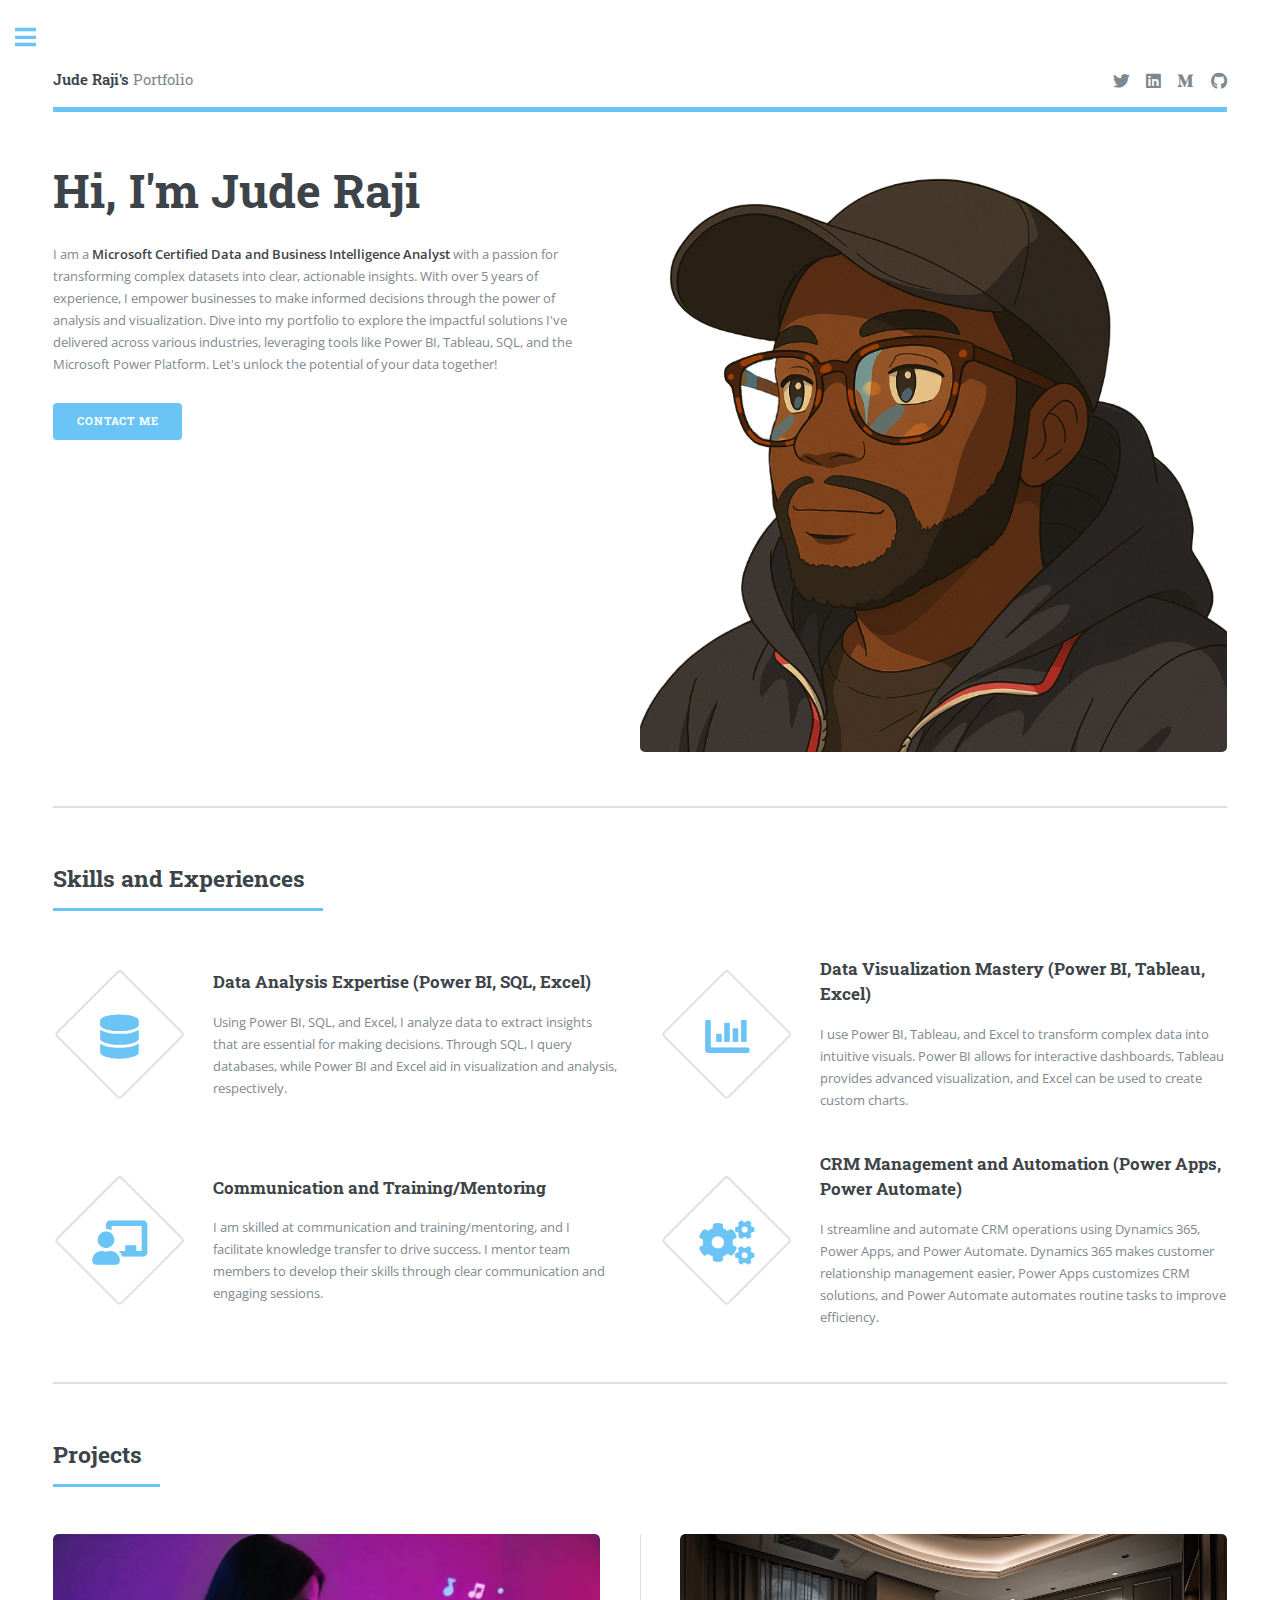
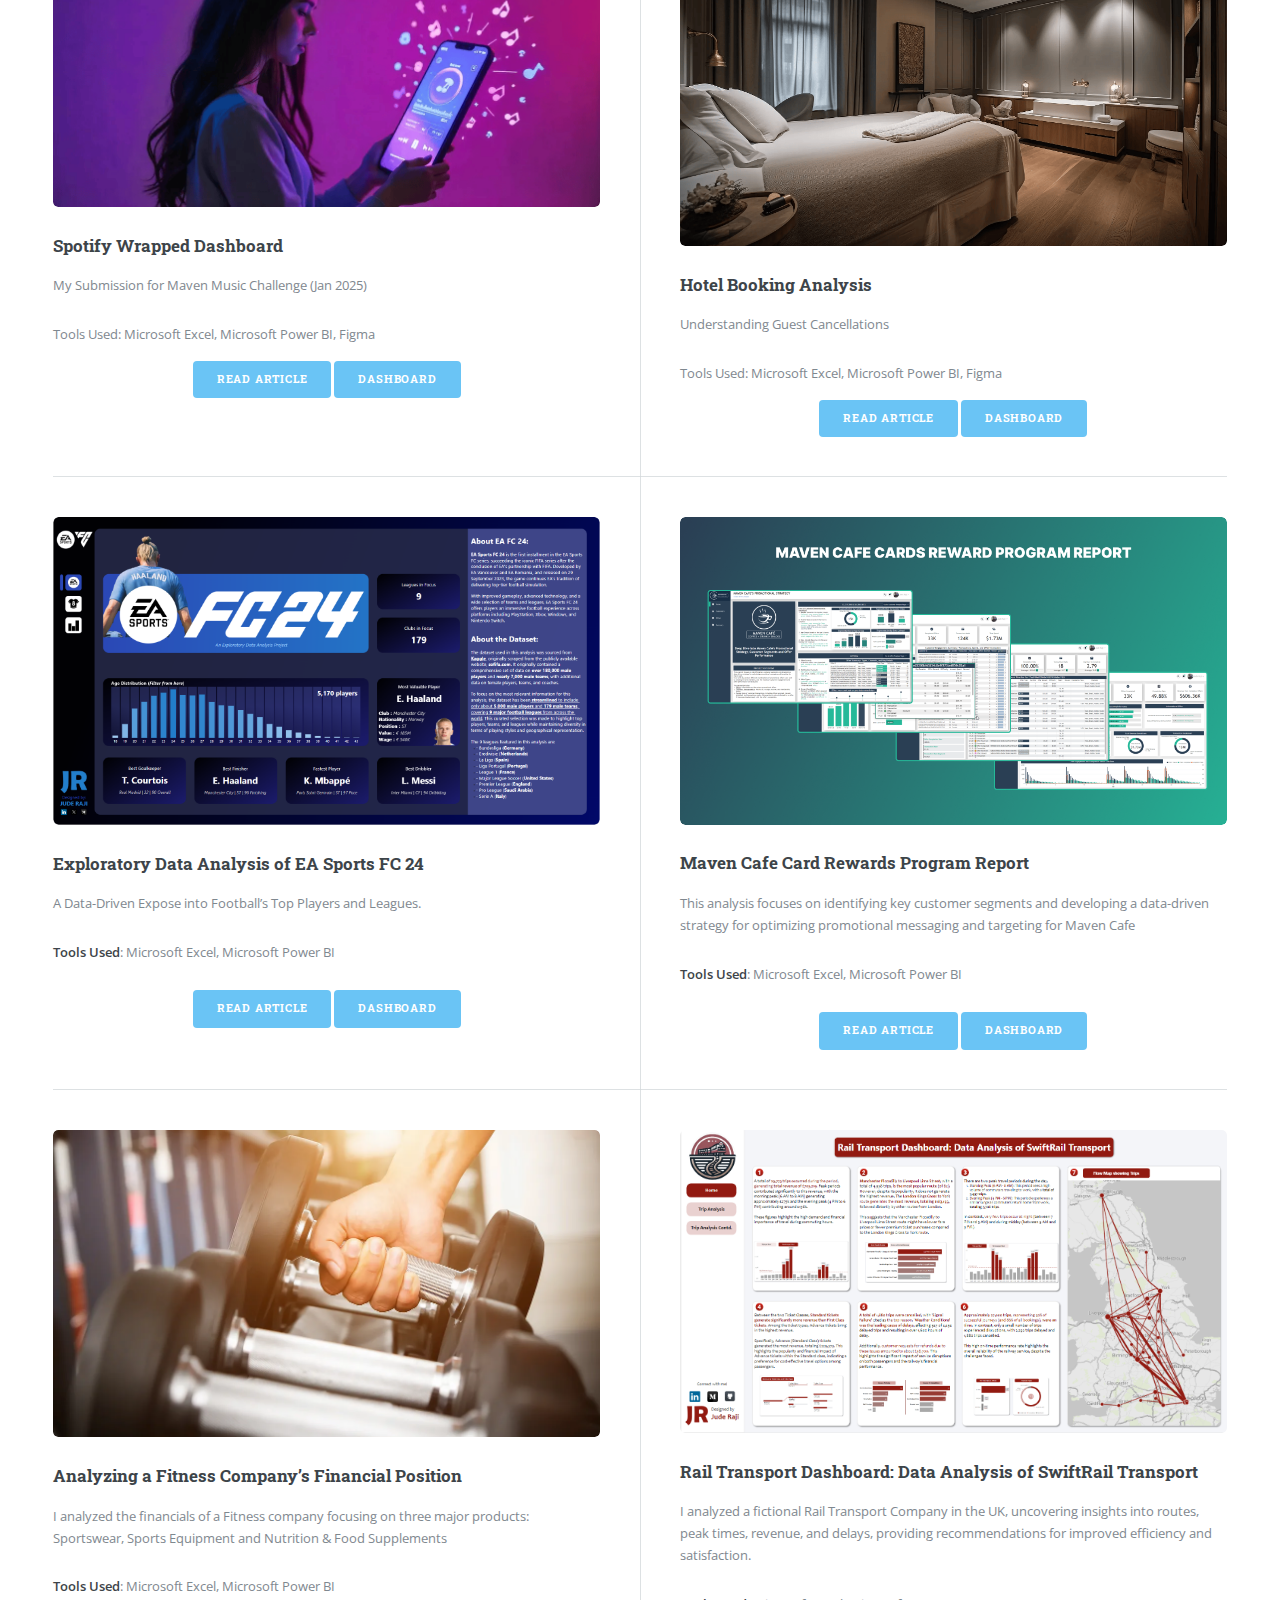
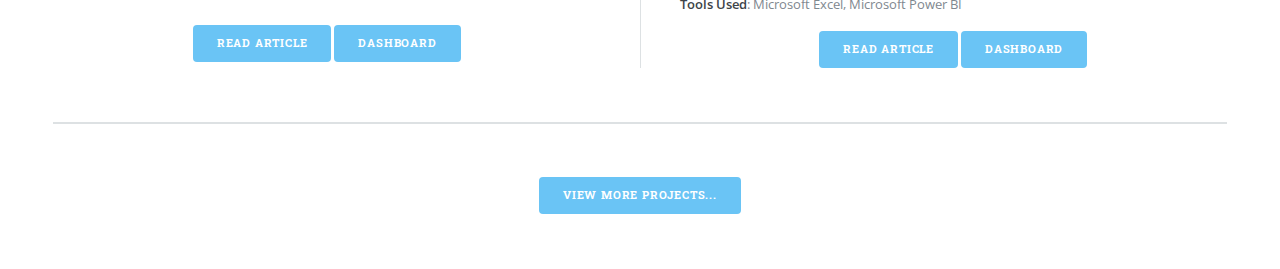
<file: index.html>
<!DOCTYPE HTML>
<!--
	
-->
<html>
	<head>
		<title>Home - Jude Raji's Portfolio</title>
		<link rel="shortcut icon" type="image/x-icon" href=images/favicon.ico>
		<meta charset="utf-8" />
		<meta name="viewport" content="width=device-width, initial-scale=1, user-scalable=no" />
		<link rel="stylesheet" href="assets/css/main.css" />
	</head>
	<body class="is-preload">

		<!-- Wrapper -->
			<div id="wrapper">

				<!-- Main -->
					<div id="main">
						<div class="inner">

							<!-- Header -->
								<header id="header">
								<a href="index.html" class="logo"><strong>Jude Raji's</strong> Portfolio</a>
									<ul class="icons">
										<li><a href="https://www.twitter.com/JudeRaji_" class="icon brands alt fa-twitter"><span class="label">Twitter</span></a></li>
										<li><a href="https://www.linkedin.com/in/jude-raji" class="icon brands alt fa-linkedin"><span class="label">Linkedin</span></a></li>
										<li><a href="https://juderaji.medium.com/" class ="icon brands alt fa-medium-m"><span class="label">Medium</span></a></li>
										<li><a href="https://github.com/juderaji" class="icon brands alt fa-github"><span class="label">GitHub</span></a></li>
									</ul>
								</header>

							<!-- Banner -->
								<section id="banner">
									<div class="content">
										<header>
											<h1>Hi, I'm Jude Raji</h1>
										</header>
										<p>I am a <strong>Microsoft Certified Data and Business Intelligence Analyst</strong> with a passion for transforming complex datasets into clear,
								actionable insights. With over 5 years of experience, I empower businesses to make informed decisions through the power of analysis and visualization.
								Dive into my portfolio to explore the impactful solutions I've delivered across various industries, leveraging tools like Power BI, Tableau, SQL,
								and the Microsoft Power Platform. Let's unlock the potential of your data together!</p>
										<ul class="actions">
											<li>
												<a href="mailto:juderaji10@gmail.com" class="button primary big">Contact Me</a>
											</li>
										</ul>
									</div>
									<span class="image object">
										<img src="images/jude_headshot.png" alt="" />
									</span>
								</section>

							<!-- Section -->
								<section>
									<header class="major">
										<h2>Skills and Experiences</h2>
									</header>
									<div class="features">
										<article>
											<span class="icon solid fa-database"></span>
											<div class="content">
												<h3>Data Analysis Expertise (Power BI, SQL, Excel)</h3>
												<p>Using Power BI, SQL, and Excel, I analyze data to extract insights that are essential for making decisions. Through SQL, I query databases, while Power BI and Excel aid in visualization and analysis, respectively.</p>
											</div>
										</article>
										<article>
											<span class="icon solid fa-chart-bar"></span>
											<div class="content">
												<h3>Data Visualization Mastery (Power BI, Tableau, Excel)</h3>
												<p>I use Power BI, Tableau, and Excel to transform complex data into intuitive visuals. Power BI allows for interactive dashboards, Tableau provides advanced visualization, and Excel can be used to create custom charts.</p>
											</div>
										</article>
										<article>
											<span class="icon solid fa-chalkboard-teacher"></span>
											<div class="content">
												<h3>Communication and Training/Mentoring</h3>
												<p>I am skilled at communication and training/mentoring, and I facilitate knowledge transfer to drive success. I mentor team members to develop their skills through clear communication and engaging sessions.</p>
											</div>
										</article>
										<article>
											<span class="icon solid fa-cogs"></span>
											<div class="content">
												<h3>CRM Management and Automation (Power Apps, Power Automate)</h3>
												<p>I streamline and automate CRM operations using Dynamics 365, Power Apps, and Power Automate. Dynamics 365 makes customer relationship management easier, Power Apps customizes CRM solutions, and Power Automate automates routine tasks to improve efficiency.</p>
											</div>
										</article>
									</div>
								</section>

							<!-- Section -->
								<section>
									<header class="major">
								        	<h2>Projects</h2>
									</header>
										<div class="posts">
											<article>
												<a href="https://app.powerbi.com/view?r=eyJrIjoiZDIyODg4ZTktNTVkZS00YmJhLWE5ZjItMmU0ZGU5MTNkNDU5IiwidCI6ImQwMjZkZjkxLTg4MTYtNDIyNS04YmIyLWMzODJhOGUxZWYwYyJ9" class="image">
												    <img src="images/spotify/spotify_poster.png" alt="" />
												</a>
												<h3>Spotify Wrapped Dashboard</h3>
												<p>My Submission for Maven Music Challenge (Jan 2025)</p>
												<p3>Tools Used: Microsoft Excel, Microsoft Power BI, Figma</p3>
												<div class="action-buttons" style="text-align: center; margin-top: 15px;">
												    <a href="https://medium.com/@juderaji/spotify-wrapped-my-submission-for-maven-music-challenge-jan-2025-b5a8a073816b" class="button primary" target="blank" rel=nonopener nonreferrer">Read Article</a>
												    <a href="https://app.powerbi.com/view?r=eyJrIjoiZDIyODg4ZTktNTVkZS00YmJhLWE5ZjItMmU0ZGU5MTNkNDU5IiwidCI6ImQwMjZkZjkxLTg4MTYtNDIyNS04YmIyLWMzODJhOGUxZWYwYyJ9" class="button primary" target="blank" rel=nonopener nonreferrer">Dashboard</a>
												</div>
											</article>
											
											<article>
												<a href="https://app.powerbi.com/view?r=eyJrIjoiZmU1YzYxZDUtZTcwMy00ZDVmLTk1MDAtMmUxOWNmMWJmNjhlIiwidCI6ImQwMjZkZjkxLTg4MTYtNDIyNS04YmIyLWMzODJhOGUxZWYwYyJ9" class="image">
												    <img src="images/hotel_bokings_cancellations/hotel_room.png" alt="" />
												</a>
												<h3>Hotel Booking Analysis</h3>
												<p>Understanding Guest Cancellations</p>
												<p3>Tools Used: Microsoft Excel, Microsoft Power BI, Figma</p3>
												<div class="action-buttons" style="text-align: center; margin-top: 15px;">
												    <a href="https://medium.com/@juderaji/hotel-booking-analysis-understanding-guest-cancellations-2010659e62b9" class="button primary" target="blank" rel=nonopener nonreferrer">Read Article</a>
												    <a href="https://app.powerbi.com/view?r=eyJrIjoiZmU1YzYxZDUtZTcwMy00ZDVmLTk1MDAtMmUxOWNmMWJmNjhlIiwidCI6ImQwMjZkZjkxLTg4MTYtNDIyNS04YmIyLWMzODJhOGUxZWYwYyJ9" class="button primary" target="blank" rel=nonopener nonreferrer">Dashboard</a>
												</div>
											</article>

											<article>
												<a href="https://app.powerbi.com/view?r=eyJrIjoiY2FkODQyNDgtZTM5My00NTllLWI4ZTUtZDA1NDhlZjU3OTVkIiwidCI6ImQwMjZkZjkxLTg4MTYtNDIyNS04YmIyLWMzODJhOGUxZWYwYyJ9" class="image"><img src="images/EA FC 24/EAFC24_StartScreen.png" alt="" /></a>
												<h3>Exploratory Data Analysis of EA Sports FC 24</h3>
												<p>A Data-Driven Expose into Football’s Top Players and Leagues.</p>
												<p><strong>Tools Used</strong>: Microsoft Excel, Microsoft Power BI</p>
												<div class="action-buttons" style="text-align: center; margin-top: 15px;">
										                	<a href="https://medium.com/@juderaji/exploratory-data-analysis-ea-sports-fc-24-95730f2a1489" class="button primary" target="blank" rel=nonopener nonreferrer">Read Article</a>
										                	<a href="https://app.powerbi.com/view?r=eyJrIjoiY2FkODQyNDgtZTM5My00NTllLWI4ZTUtZDA1NDhlZjU3OTVkIiwidCI6ImQwMjZkZjkxLTg4MTYtNDIyNS04YmIyLWMzODJhOGUxZWYwYyJ9" class="button primary" target="blank" rel=nonopener nonreferrer">Dashboard</a>
										            	</div>
											</article>
									
											<article>
												 <a href="https://app.powerbi.com/view?r=eyJrIjoiYzIwMWZmNzMtZDNlNC00N2NlLTgxMGYtMDk4ZmJiODBmMmEwIiwidCI6ImQwMjZkZjkxLTg4MTYtNDIyNS04YmIyLWMzODJhOGUxZWYwYyJ9" class="image"><img src="images/Maven Cafe Rewards/maven_cafe_home.png" alt="" /></a>
												<h3>Maven Cafe Card Rewards Program Report</h3>
												<p>This analysis focuses on identifying key customer segments and developing a data-driven strategy for optimizing promotional messaging and targeting for Maven Cafe</p>
												<p><strong>Tools Used</strong>: Microsoft Excel, Microsoft Power BI</p>
												<div class="action-buttons" style="text-align: center; margin-top: 15px;">
													<a href="https://medium.com/@juderaji/maven-cafe-card-rewards-program-report-a955edcffc1b" class="button primary" target="blank" rel=nonopener nonreferrer">Read Article</a>
													<a href="https://app.powerbi.com/view?r=eyJrIjoiYzIwMWZmNzMtZDNlNC00N2NlLTgxMGYtMDk4ZmJiODBmMmEwIiwidCI6ImQwMjZkZjkxLTg4MTYtNDIyNS04YmIyLWMzODJhOGUxZWYwYyJ9" class="button primary" target="blank" rel=nonopener nonreferrer">Dashboard</a>
												</div>
											</article>
										
											<article>
												<a href="https://app.powerbi.com/view?r=eyJrIjoiNjVjZTExYTgtOGJiNC00ZjJkLTkwZmMtMTI0N2MzZTQ2OGU0IiwidCI6ImQwMjZkZjkxLTg4MTYtNDIyNS04YmIyLWMzODJhOGUxZWYwYyJ9" class="image"><img src="images/Business Financial analysis/vitalcoreimage.png" alt="" /></a>
												<h3>Analyzing a Fitness Company’s Financial Position</h3>
												<p>I analyzed the financials of a Fitness company focusing on three major products: Sportswear, Sports Equipment and Nutrition & Food Supplements</p>
												<p><strong>Tools Used</strong>: Microsoft Excel, Microsoft Power BI</p>
												<div class="action-buttons" style="text-align: center; margin-top: 15px;">
													<a href="https://medium.com/@juderaji/analyzing-a-fitness-companys-financial-position-abd862b62f04" class="button primary" target="blank" rel=nonopener nonreferrer">Read Article</a>
													<a href="https://app.powerbi.com/view?r=eyJrIjoiNjVjZTExYTgtOGJiNC00ZjJkLTkwZmMtMTI0N2MzZTQ2OGU0IiwidCI6ImQwMjZkZjkxLTg4MTYtNDIyNS04YmIyLWMzODJhOGUxZWYwYyJ9" class="button primary" target="blank" rel=nonopener nonreferrer">Dashboard</a>
												</div>
											</article>
										
											<article>
												<a href="https://app.powerbi.com/view?r=eyJrIjoiY2VkOTg0N2MtZjNmNy00OTk2LTk1MTktNTIzNGIyZmZjZmUxIiwidCI6ImQwMjZkZjkxLTg4MTYtNDIyNS04YmIyLWMzODJhOGUxZWYwYyJ9" class="image"><img src="images/SwiftRail/homepagephoto.png" alt="" /></a>
												<h3>Rail Transport Dashboard: Data Analysis of SwiftRail Transport</h3>
												<p>I analyzed a fictional Rail Transport Company in the UK, uncovering insights into routes, peak times, revenue, and delays, providing recommendations for improved efficiency and satisfaction.</p>
												<p3><strong>Tools Used</strong>: Microsoft Excel, Microsoft Power BI</p3>
												<div class="action-buttons" style="text-align: center; margin-top: 15px;">
													<a href="https://medium.com/@juderaji/my-submission-for-maven-rail-challenge-115980c542a7" class="button primary" target="blank" rel=nonopener nonreferrer">Read Article</a>
													<a href="https://app.powerbi.com/view?r=eyJrIjoiY2VkOTg0N2MtZjNmNy00OTk2LTk1MTktNTIzNGIyZmZjZmUxIiwidCI6ImQwMjZkZjkxLTg4MTYtNDIyNS04YmIyLWMzODJhOGUxZWYwYyJ9" class="button primary" target="blank" rel=nonopener nonreferrer">Dashboard</a>
										            	</div>
											</article>
										
										</div>
								</section>
							<section class="split contact">
								<ul class="actions special">
									<li>
										<a href="projects.html" class="button primary">View More Projects...</a>
									</li>
								</ul>
							</section>
						</div>
					</div>

				<!-- Sidebar -->
					<div id="sidebar">
						<div class="inner">

							<!-- Search -->
								<section id="search" class="alt">
									<form method="post" action="#">
										<input type="text" name="query" id="query" placeholder="Search" />
									</form>
								</section>

							<!-- Menu -->
								<nav id="menu">
									<header class="major">
										<h2>Menu</h2>
									</header>
									<ul>
										<li><a href="projects.html">Projects</a></li>
										<li><a href="https://drive.google.com/file/d/1DKrSkUPFk3HfWQC4Z0gSmHMMOM194wja/view?usp=drive_link">View my Resume</a></li>
										<li><a href="https://drive.google.com/drive/folders/1iQTUfNhPxMp0O7bPFYZOD3nHFOKK0EOF?usp=sharing">Find Sample Datasets Here</a></li>
										<li><a href="https://juderaji.medium.com/">Visit my blog</a></li>
									</ul>
								</nav>

							<!-- Section -->
								<section>
									<header class="major">
										<h2>Get in touch</h2>
									</header>
									<p>To hire me, you can reach out to me via my email.</p>
									<p>I am available for Data Analysis roles, Projects, Freelance, and Contract Roles.</p>
									<ul class="contact">
										<li class="icon solid fa-envelope"><a href="mailto:juderaji10@gmail.com">juderaji10@gmail.com</a></li>
										<li class="icon solid fa-home">Toronto • Ontario • Canada</li>
									</ul>
								</section>

							<!-- Footer -->
								<footer id="footer">
									<p class="copyright">&copy; Untitled. All rights reserved. Demo Images: <a href="https://unsplash.com">Unsplash</a>. Design: <a href="https://html5up.net">HTML5 UP</a>.</p>
								</footer>

						</div>
					</div>

			</div>

		<!-- Scripts -->
			<script src="assets/js/jquery.min.js"></script>
			<script src="assets/js/browser.min.js"></script>
			<script src="assets/js/breakpoints.min.js"></script>
			<script src="assets/js/util.js"></script>
			<script src="assets/js/main.js"></script>

	</body>
</html>
</file>
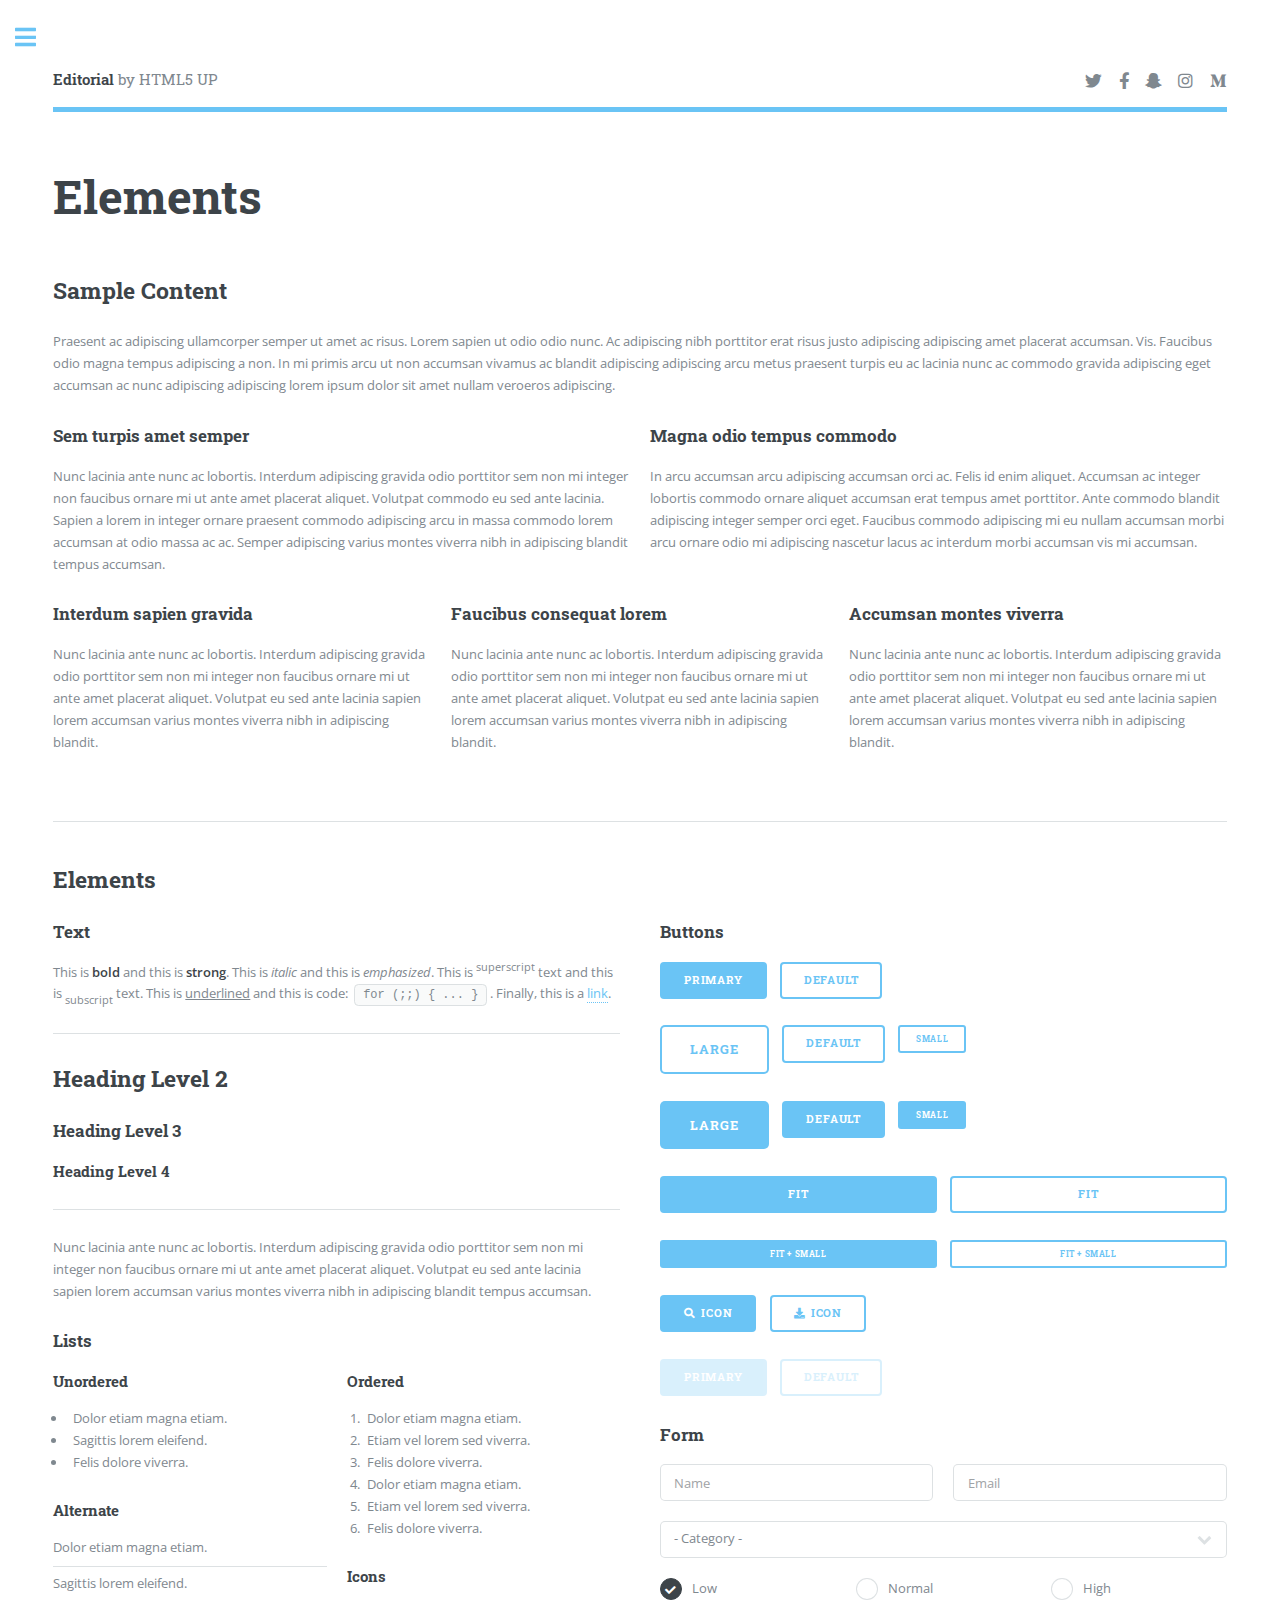
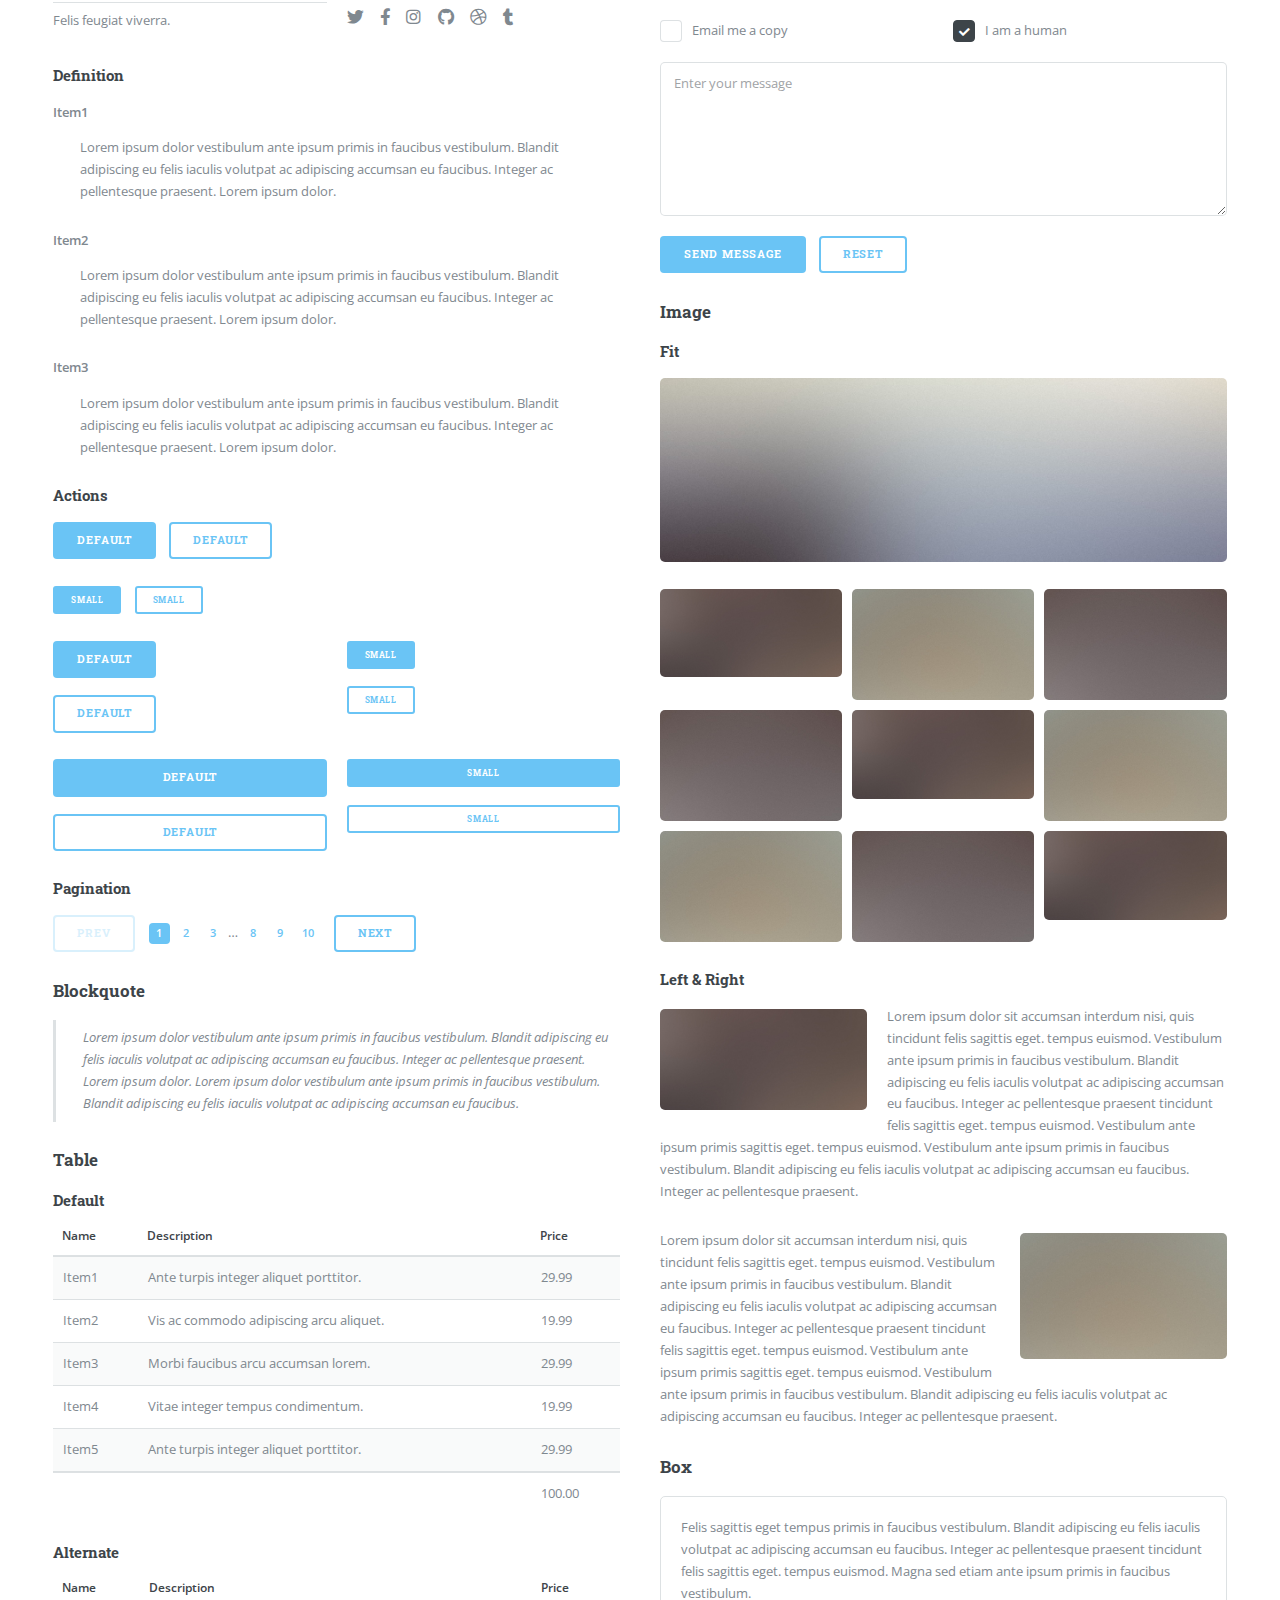
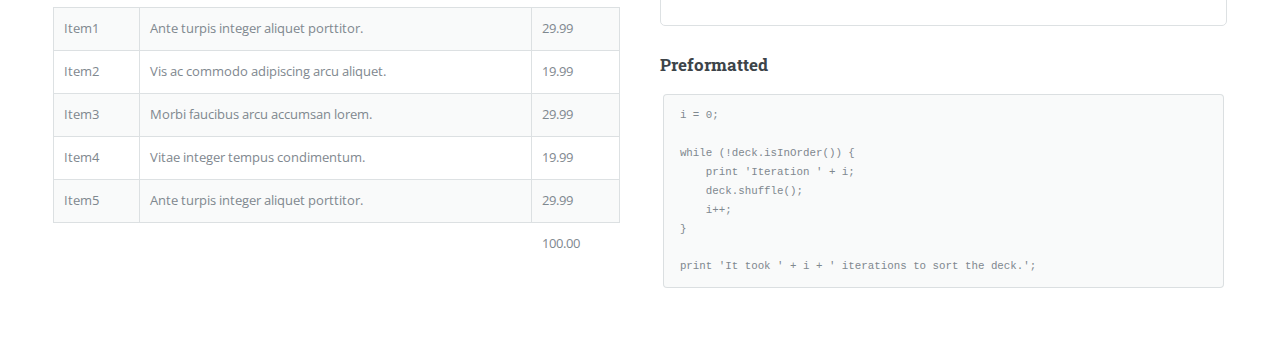
<file: elements.html>
<!DOCTYPE HTML>
<!--
	Editorial by HTML5 UP
	html5up.net | @ajlkn
	Free for personal and commercial use under the CCA 3.0 license (html5up.net/license)
-->
<html>
	<head>
		<title>Elements - Editorial by HTML5 UP</title>
		<meta charset="utf-8" />
		<meta name="viewport" content="width=device-width, initial-scale=1, user-scalable=no" />
		<link rel="stylesheet" href="assets/css/main.css" />
	</head>
	<body class="is-preload">

		<!-- Wrapper -->
			<div id="wrapper">

				<!-- Main -->
					<div id="main">
						<div class="inner">

							<!-- Header -->
								<header id="header">
									<a href="index.html" class="logo"><strong>Editorial</strong> by HTML5 UP</a>
									<ul class="icons">
										<li><a href="#" class="icon brands fa-twitter"><span class="label">Twitter</span></a></li>
										<li><a href="#" class="icon brands fa-facebook-f"><span class="label">Facebook</span></a></li>
										<li><a href="#" class="icon brands fa-snapchat-ghost"><span class="label">Snapchat</span></a></li>
										<li><a href="#" class="icon brands fa-instagram"><span class="label">Instagram</span></a></li>
										<li><a href="#" class="icon brands fa-medium-m"><span class="label">Medium</span></a></li>
									</ul>
								</header>

							<!-- Content -->
								<section>
									<header class="main">
										<h1>Elements</h1>
									</header>

									<!-- Content -->
										<h2 id="content">Sample Content</h2>
										<p>Praesent ac adipiscing ullamcorper semper ut amet ac risus. Lorem sapien ut odio odio nunc. Ac adipiscing nibh porttitor erat risus justo adipiscing adipiscing amet placerat accumsan. Vis. Faucibus odio magna tempus adipiscing a non. In mi primis arcu ut non accumsan vivamus ac blandit adipiscing adipiscing arcu metus praesent turpis eu ac lacinia nunc ac commodo gravida adipiscing eget accumsan ac nunc adipiscing adipiscing lorem ipsum dolor sit amet nullam veroeros adipiscing.</p>
										<div class="row">
											<div class="col-6 col-12-small">
												<h3>Sem turpis amet semper</h3>
												<p>Nunc lacinia ante nunc ac lobortis. Interdum adipiscing gravida odio porttitor sem non mi integer non faucibus ornare mi ut ante amet placerat aliquet. Volutpat commodo eu sed ante lacinia. Sapien a lorem in integer ornare praesent commodo adipiscing arcu in massa commodo lorem accumsan at odio massa ac ac. Semper adipiscing varius montes viverra nibh in adipiscing blandit tempus accumsan.</p>
											</div>
											<div class="col-6 col-12-small">
												<h3>Magna odio tempus commodo</h3>
												<p>In arcu accumsan arcu adipiscing accumsan orci ac. Felis id enim aliquet. Accumsan ac integer lobortis commodo ornare aliquet accumsan erat tempus amet porttitor. Ante commodo blandit adipiscing integer semper orci eget. Faucibus commodo adipiscing mi eu nullam accumsan morbi arcu ornare odio mi adipiscing nascetur lacus ac interdum morbi accumsan vis mi accumsan.</p>
											</div>
											<!-- Break -->
											<div class="col-4 col-12-medium">
												<h3>Interdum sapien gravida</h3>
												<p>Nunc lacinia ante nunc ac lobortis. Interdum adipiscing gravida odio porttitor sem non mi integer non faucibus ornare mi ut ante amet placerat aliquet. Volutpat eu sed ante lacinia sapien lorem accumsan varius montes viverra nibh in adipiscing blandit.</p>
											</div>
											<div class="col-4 col-12-medium">
												<h3>Faucibus consequat lorem</h3>
												<p>Nunc lacinia ante nunc ac lobortis. Interdum adipiscing gravida odio porttitor sem non mi integer non faucibus ornare mi ut ante amet placerat aliquet. Volutpat eu sed ante lacinia sapien lorem accumsan varius montes viverra nibh in adipiscing blandit.</p>
											</div>
											<div class="col-4 col-12-medium">
												<h3>Accumsan montes viverra</h3>
												<p>Nunc lacinia ante nunc ac lobortis. Interdum adipiscing gravida odio porttitor sem non mi integer non faucibus ornare mi ut ante amet placerat aliquet. Volutpat eu sed ante lacinia sapien lorem accumsan varius montes viverra nibh in adipiscing blandit.</p>
											</div>
										</div>

									<hr class="major" />

									<!-- Elements -->
										<h2 id="elements">Elements</h2>
										<div class="row gtr-200">
											<div class="col-6 col-12-medium">

												<!-- Text stuff -->
													<h3>Text</h3>
													<p>This is <b>bold</b> and this is <strong>strong</strong>. This is <i>italic</i> and this is <em>emphasized</em>.
													This is <sup>superscript</sup> text and this is <sub>subscript</sub> text.
													This is <u>underlined</u> and this is code: <code>for (;;) { ... }</code>.
													Finally, this is a <a href="#">link</a>.</p>
													<hr />
													<h2>Heading Level 2</h2>
													<h3>Heading Level 3</h3>
													<h4>Heading Level 4</h4>
													<hr />
													<p>Nunc lacinia ante nunc ac lobortis. Interdum adipiscing gravida odio porttitor sem non mi integer non faucibus ornare mi ut ante amet placerat aliquet. Volutpat eu sed ante lacinia sapien lorem accumsan varius montes viverra nibh in adipiscing blandit tempus accumsan.</p>

												<!-- Lists -->
													<h3>Lists</h3>
													<div class="row">
														<div class="col-6 col-12-small">

															<h4>Unordered</h4>
															<ul>
																<li>Dolor etiam magna etiam.</li>
																<li>Sagittis lorem eleifend.</li>
																<li>Felis dolore viverra.</li>
															</ul>

															<h4>Alternate</h4>
															<ul class="alt">
																<li>Dolor etiam magna etiam.</li>
																<li>Sagittis lorem eleifend.</li>
																<li>Felis feugiat viverra.</li>
															</ul>

														</div>
														<div class="col-6 col-12-small">

															<h4>Ordered</h4>
															<ol>
																<li>Dolor etiam magna etiam.</li>
																<li>Etiam vel lorem sed viverra.</li>
																<li>Felis dolore viverra.</li>
																<li>Dolor etiam magna etiam.</li>
																<li>Etiam vel lorem sed viverra.</li>
																<li>Felis dolore viverra.</li>
															</ol>

															<h4>Icons</h4>
															<ul class="icons">
																<li><a href="#" class="icon brands fa-twitter"><span class="label">Twitter</span></a></li>
																<li><a href="#" class="icon brands fa-facebook-f"><span class="label">Facebook</span></a></li>
																<li><a href="#" class="icon brands fa-instagram"><span class="label">Instagram</span></a></li>
																<li><a href="#" class="icon brands fa-github"><span class="label">Github</span></a></li>
																<li><a href="#" class="icon brands fa-dribbble"><span class="label">Dribbble</span></a></li>
																<li><a href="#" class="icon brands fa-tumblr"><span class="label">Tumblr</span></a></li>
															</ul>

														</div>
													</div>
													<h4>Definition</h4>
													<dl>
														<dt>Item1</dt>
														<dd>
															<p>Lorem ipsum dolor vestibulum ante ipsum primis in faucibus vestibulum. Blandit adipiscing eu felis iaculis volutpat ac adipiscing accumsan eu faucibus. Integer ac pellentesque praesent. Lorem ipsum dolor.</p>
														</dd>
														<dt>Item2</dt>
														<dd>
															<p>Lorem ipsum dolor vestibulum ante ipsum primis in faucibus vestibulum. Blandit adipiscing eu felis iaculis volutpat ac adipiscing accumsan eu faucibus. Integer ac pellentesque praesent. Lorem ipsum dolor.</p>
														</dd>
														<dt>Item3</dt>
														<dd>
															<p>Lorem ipsum dolor vestibulum ante ipsum primis in faucibus vestibulum. Blandit adipiscing eu felis iaculis volutpat ac adipiscing accumsan eu faucibus. Integer ac pellentesque praesent. Lorem ipsum dolor.</p>
														</dd>
													</dl>

													<h4>Actions</h4>
													<ul class="actions">
														<li><a href="#" class="button primary">Default</a></li>
														<li><a href="#" class="button">Default</a></li>
													</ul>
													<ul class="actions small">
														<li><a href="#" class="button primary small">Small</a></li>
														<li><a href="#" class="button small">Small</a></li>
													</ul>
													<div class="row">
														<div class="col-6 col-12-small">
															<ul class="actions stacked">
																<li><a href="#" class="button primary">Default</a></li>
																<li><a href="#" class="button">Default</a></li>
															</ul>
														</div>
														<div class="col-6 col-12-small">
															<ul class="actions stacked">
																<li><a href="#" class="button primary small">Small</a></li>
																<li><a href="#" class="button small">Small</a></li>
															</ul>
														</div>
														<div class="col-6 col-12-small">
															<ul class="actions stacked">
																<li><a href="#" class="button primary fit">Default</a></li>
																<li><a href="#" class="button fit">Default</a></li>
															</ul>
														</div>
														<div class="col-6 col-12-small">
															<ul class="actions stacked">
																<li><a href="#" class="button primary small fit">Small</a></li>
																<li><a href="#" class="button small fit">Small</a></li>
															</ul>
														</div>
													</div>

													<h4>Pagination</h4>
													<ul class="pagination">
														<li><span class="button disabled">Prev</span></li>
														<li><a href="#" class="page active">1</a></li>
														<li><a href="#" class="page">2</a></li>
														<li><a href="#" class="page">3</a></li>
														<li><span>&hellip;</span></li>
														<li><a href="#" class="page">8</a></li>
														<li><a href="#" class="page">9</a></li>
														<li><a href="#" class="page">10</a></li>
														<li><a href="#" class="button">Next</a></li>
													</ul>

												<!-- Blockquote -->
													<h3>Blockquote</h3>
													<blockquote>Lorem ipsum dolor vestibulum ante ipsum primis in faucibus vestibulum. Blandit adipiscing eu felis iaculis volutpat ac adipiscing accumsan eu faucibus. Integer ac pellentesque praesent. Lorem ipsum dolor. Lorem ipsum dolor vestibulum ante ipsum primis in faucibus vestibulum. Blandit adipiscing eu felis iaculis volutpat ac adipiscing accumsan eu faucibus.</blockquote>

												<!-- Table -->
													<h3>Table</h3>

													<h4>Default</h4>
													<div class="table-wrapper">
														<table>
															<thead>
																<tr>
																	<th>Name</th>
																	<th>Description</th>
																	<th>Price</th>
																</tr>
															</thead>
															<tbody>
																<tr>
																	<td>Item1</td>
																	<td>Ante turpis integer aliquet porttitor.</td>
																	<td>29.99</td>
																</tr>
																<tr>
																	<td>Item2</td>
																	<td>Vis ac commodo adipiscing arcu aliquet.</td>
																	<td>19.99</td>
																</tr>
																<tr>
																	<td>Item3</td>
																	<td> Morbi faucibus arcu accumsan lorem.</td>
																	<td>29.99</td>
																</tr>
																<tr>
																	<td>Item4</td>
																	<td>Vitae integer tempus condimentum.</td>
																	<td>19.99</td>
																</tr>
																<tr>
																	<td>Item5</td>
																	<td>Ante turpis integer aliquet porttitor.</td>
																	<td>29.99</td>
																</tr>
															</tbody>
															<tfoot>
																<tr>
																	<td colspan="2"></td>
																	<td>100.00</td>
																</tr>
															</tfoot>
														</table>
													</div>

													<h4>Alternate</h4>
													<div class="table-wrapper">
														<table class="alt">
															<thead>
																<tr>
																	<th>Name</th>
																	<th>Description</th>
																	<th>Price</th>
																</tr>
															</thead>
															<tbody>
																<tr>
																	<td>Item1</td>
																	<td>Ante turpis integer aliquet porttitor.</td>
																	<td>29.99</td>
																</tr>
																<tr>
																	<td>Item2</td>
																	<td>Vis ac commodo adipiscing arcu aliquet.</td>
																	<td>19.99</td>
																</tr>
																<tr>
																	<td>Item3</td>
																	<td> Morbi faucibus arcu accumsan lorem.</td>
																	<td>29.99</td>
																</tr>
																<tr>
																	<td>Item4</td>
																	<td>Vitae integer tempus condimentum.</td>
																	<td>19.99</td>
																</tr>
																<tr>
																	<td>Item5</td>
																	<td>Ante turpis integer aliquet porttitor.</td>
																	<td>29.99</td>
																</tr>
															</tbody>
															<tfoot>
																<tr>
																	<td colspan="2"></td>
																	<td>100.00</td>
																</tr>
															</tfoot>
														</table>
													</div>

											</div>
											<div class="col-6 col-12-medium">

												<!-- Buttons -->
													<h3>Buttons</h3>
													<ul class="actions">
														<li><a href="#" class="button primary">Primary</a></li>
														<li><a href="#" class="button">Default</a></li>
													</ul>
													<ul class="actions">
														<li><a href="#" class="button large">Large</a></li>
														<li><a href="#" class="button">Default</a></li>
														<li><a href="#" class="button small">Small</a></li>
													</ul>
													<ul class="actions">
														<li><a href="#" class="button primary large">Large</a></li>
														<li><a href="#" class="button primary">Default</a></li>
														<li><a href="#" class="button primary small">Small</a></li>
													</ul>
													<ul class="actions fit">
														<li><a href="#" class="button primary fit">Fit</a></li>
														<li><a href="#" class="button fit">Fit</a></li>
													</ul>
													<ul class="actions fit small">
														<li><a href="#" class="button primary fit small">Fit + Small</a></li>
														<li><a href="#" class="button fit small">Fit + Small</a></li>
													</ul>
													<ul class="actions">
														<li><a href="#" class="button primary icon solid fa-search">Icon</a></li>
														<li><a href="#" class="button icon solid fa-download">Icon</a></li>
													</ul>
													<ul class="actions">
														<li><span class="button primary disabled">Primary</span></li>
														<li><span class="button disabled">Default</span></li>
													</ul>

												<!-- Form -->
													<h3>Form</h3>

													<form method="post" action="#">
														<div class="row gtr-uniform">
															<div class="col-6 col-12-xsmall">
																<input type="text" name="demo-name" id="demo-name" value="" placeholder="Name" />
															</div>
															<div class="col-6 col-12-xsmall">
																<input type="email" name="demo-email" id="demo-email" value="" placeholder="Email" />
															</div>
															<!-- Break -->
															<div class="col-12">
																<select name="demo-category" id="demo-category">
																	<option value="">- Category -</option>
																	<option value="1">Manufacturing</option>
																	<option value="1">Shipping</option>
																	<option value="1">Administration</option>
																	<option value="1">Human Resources</option>
																</select>
															</div>
															<!-- Break -->
															<div class="col-4 col-12-small">
																<input type="radio" id="demo-priority-low" name="demo-priority" checked>
																<label for="demo-priority-low">Low</label>
															</div>
															<div class="col-4 col-12-small">
																<input type="radio" id="demo-priority-normal" name="demo-priority">
																<label for="demo-priority-normal">Normal</label>
															</div>
															<div class="col-4 col-12-small">
																<input type="radio" id="demo-priority-high" name="demo-priority">
																<label for="demo-priority-high">High</label>
															</div>
															<!-- Break -->
															<div class="col-6 col-12-small">
																<input type="checkbox" id="demo-copy" name="demo-copy">
																<label for="demo-copy">Email me a copy</label>
															</div>
															<div class="col-6 col-12-small">
																<input type="checkbox" id="demo-human" name="demo-human" checked>
																<label for="demo-human">I am a human</label>
															</div>
															<!-- Break -->
															<div class="col-12">
																<textarea name="demo-message" id="demo-message" placeholder="Enter your message" rows="6"></textarea>
															</div>
															<!-- Break -->
															<div class="col-12">
																<ul class="actions">
																	<li><input type="submit" value="Send Message" class="primary" /></li>
																	<li><input type="reset" value="Reset" /></li>
																</ul>
															</div>
														</div>
													</form>

												<!-- Image -->
													<h3>Image</h3>

													<h4>Fit</h4>
													<span class="image fit"><img src="images/pic11.jpg" alt="" /></span>
													<div class="box alt">
														<div class="row gtr-50 gtr-uniform">
															<div class="col-4"><span class="image fit"><img src="images/pic01.jpg" alt="" /></span></div>
															<div class="col-4"><span class="image fit"><img src="images/pic02.jpg" alt="" /></span></div>
															<div class="col-4"><span class="image fit"><img src="images/pic03.jpg" alt="" /></span></div>
															<!-- Break -->
															<div class="col-4"><span class="image fit"><img src="images/pic03.jpg" alt="" /></span></div>
															<div class="col-4"><span class="image fit"><img src="images/pic01.jpg" alt="" /></span></div>
															<div class="col-4"><span class="image fit"><img src="images/pic02.jpg" alt="" /></span></div>
															<!-- Break -->
															<div class="col-4"><span class="image fit"><img src="images/pic02.jpg" alt="" /></span></div>
															<div class="col-4"><span class="image fit"><img src="images/pic03.jpg" alt="" /></span></div>
															<div class="col-4"><span class="image fit"><img src="images/pic01.jpg" alt="" /></span></div>
														</div>
													</div>

													<h4>Left &amp; Right</h4>
													<p><span class="image left"><img src="images/pic01.jpg" alt="" /></span>Lorem ipsum dolor sit accumsan interdum nisi, quis tincidunt felis sagittis eget. tempus euismod. Vestibulum ante ipsum primis in faucibus vestibulum. Blandit adipiscing eu felis iaculis volutpat ac adipiscing accumsan eu faucibus. Integer ac pellentesque praesent tincidunt felis sagittis eget. tempus euismod. Vestibulum ante ipsum primis sagittis eget. tempus euismod. Vestibulum ante ipsum primis in faucibus vestibulum. Blandit adipiscing eu felis iaculis volutpat ac adipiscing accumsan eu faucibus. Integer ac pellentesque praesent.</p>
													<p><span class="image right"><img src="images/pic02.jpg" alt="" /></span>Lorem ipsum dolor sit accumsan interdum nisi, quis tincidunt felis sagittis eget. tempus euismod. Vestibulum ante ipsum primis in faucibus vestibulum. Blandit adipiscing eu felis iaculis volutpat ac adipiscing accumsan eu faucibus. Integer ac pellentesque praesent tincidunt felis sagittis eget. tempus euismod. Vestibulum ante ipsum primis sagittis eget. tempus euismod. Vestibulum ante ipsum primis in faucibus vestibulum. Blandit adipiscing eu felis iaculis volutpat ac adipiscing accumsan eu faucibus. Integer ac pellentesque praesent.</p>

												<!-- Box -->
													<h3>Box</h3>
													<div class="box">
														<p>Felis sagittis eget tempus primis in faucibus vestibulum. Blandit adipiscing eu felis iaculis volutpat ac adipiscing accumsan eu faucibus. Integer ac pellentesque praesent tincidunt felis sagittis eget. tempus euismod. Magna sed etiam ante ipsum primis in faucibus vestibulum.</p>
													</div>

												<!-- Preformatted Code -->
													<h3>Preformatted</h3>
													<pre><code>i = 0;

while (!deck.isInOrder()) {
    print 'Iteration ' + i;
    deck.shuffle();
    i++;
}

print 'It took ' + i + ' iterations to sort the deck.';
</code></pre>

											</div>
										</div>

								</section>

						</div>
					</div>

				<!-- Sidebar -->
					<div id="sidebar">
						<div class="inner">

							<!-- Search -->
								<section id="search" class="alt">
									<form method="post" action="#">
										<input type="text" name="query" id="query" placeholder="Search" />
									</form>
								</section>

							<!-- Menu -->
								<nav id="menu">
									<header class="major">
										<h2>Menu</h2>
									</header>
									<ul>
										<li><a href="index.html">Homepage</a></li>
										<li><a href="generic.html">Generic</a></li>
										<li><a href="elements.html">Elements</a></li>
										<li>
											<span class="opener">Submenu</span>
											<ul>
												<li><a href="#">Lorem Dolor</a></li>
												<li><a href="#">Ipsum Adipiscing</a></li>
												<li><a href="#">Tempus Magna</a></li>
												<li><a href="#">Feugiat Veroeros</a></li>
											</ul>
										</li>
										<li><a href="#">Etiam Dolore</a></li>
										<li><a href="#">Adipiscing</a></li>
										<li>
											<span class="opener">Another Submenu</span>
											<ul>
												<li><a href="#">Lorem Dolor</a></li>
												<li><a href="#">Ipsum Adipiscing</a></li>
												<li><a href="#">Tempus Magna</a></li>
												<li><a href="#">Feugiat Veroeros</a></li>
											</ul>
										</li>
										<li><a href="#">Maximus Erat</a></li>
										<li><a href="#">Sapien Mauris</a></li>
										<li><a href="#">Amet Lacinia</a></li>
									</ul>
								</nav>

							<!-- Section -->
								<section>
									<header class="major">
										<h2>Ante interdum</h2>
									</header>
									<div class="mini-posts">
										<article>
											<a href="#" class="image"><img src="images/pic07.jpg" alt="" /></a>
											<p>Aenean ornare velit lacus, ac varius enim lorem ullamcorper dolore aliquam.</p>
										</article>
										<article>
											<a href="#" class="image"><img src="images/pic08.jpg" alt="" /></a>
											<p>Aenean ornare velit lacus, ac varius enim lorem ullamcorper dolore aliquam.</p>
										</article>
										<article>
											<a href="#" class="image"><img src="images/pic09.jpg" alt="" /></a>
											<p>Aenean ornare velit lacus, ac varius enim lorem ullamcorper dolore aliquam.</p>
										</article>
									</div>
									<ul class="actions">
										<li><a href="#" class="button">More</a></li>
									</ul>
								</section>

							<!-- Section -->
								<section>
									<header class="major">
										<h2>Get in touch</h2>
									</header>
									<p>Sed varius enim lorem ullamcorper dolore aliquam aenean ornare velit lacus, ac varius enim lorem ullamcorper dolore. Proin sed aliquam facilisis ante interdum. Sed nulla amet lorem feugiat tempus aliquam.</p>
									<ul class="contact">
										<li class="icon solid fa-envelope"><a href="#">information@untitled.tld</a></li>
										<li class="icon solid fa-phone">(000) 000-0000</li>
										<li class="icon solid fa-home">1234 Somewhere Road #8254<br />
										Nashville, TN 00000-0000</li>
									</ul>
								</section>

							<!-- Footer -->
								<footer id="footer">
									<p class="copyright">&copy; Untitled. All rights reserved. Demo Images: <a href="https://unsplash.com">Unsplash</a>. Design: <a href="https://html5up.net">HTML5 UP</a>.</p>
								</footer>

						</div>
					</div>

			</div>

		<!-- Scripts -->
			<script src="assets/js/jquery.min.js"></script>
			<script src="assets/js/browser.min.js"></script>
			<script src="assets/js/breakpoints.min.js"></script>
			<script src="assets/js/util.js"></script>
			<script src="assets/js/main.js"></script>

	</body>
</html>
</file>
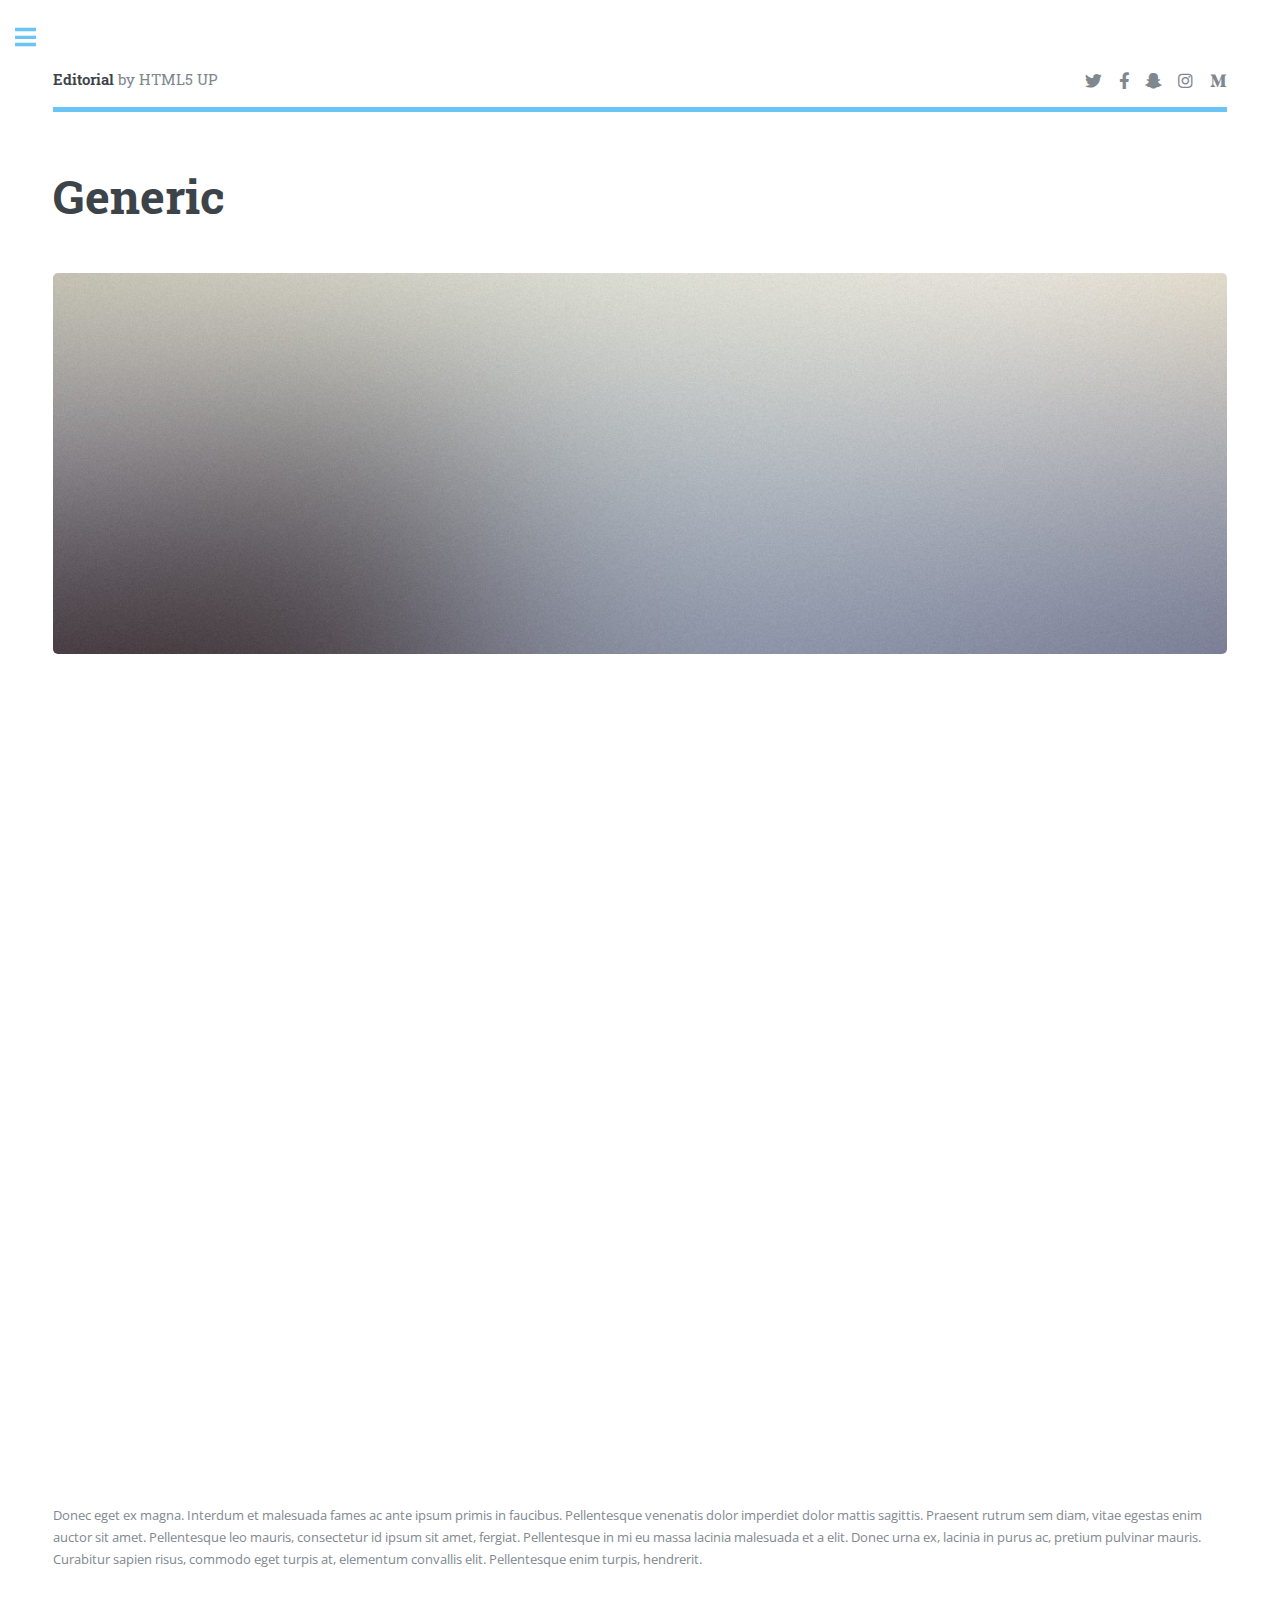
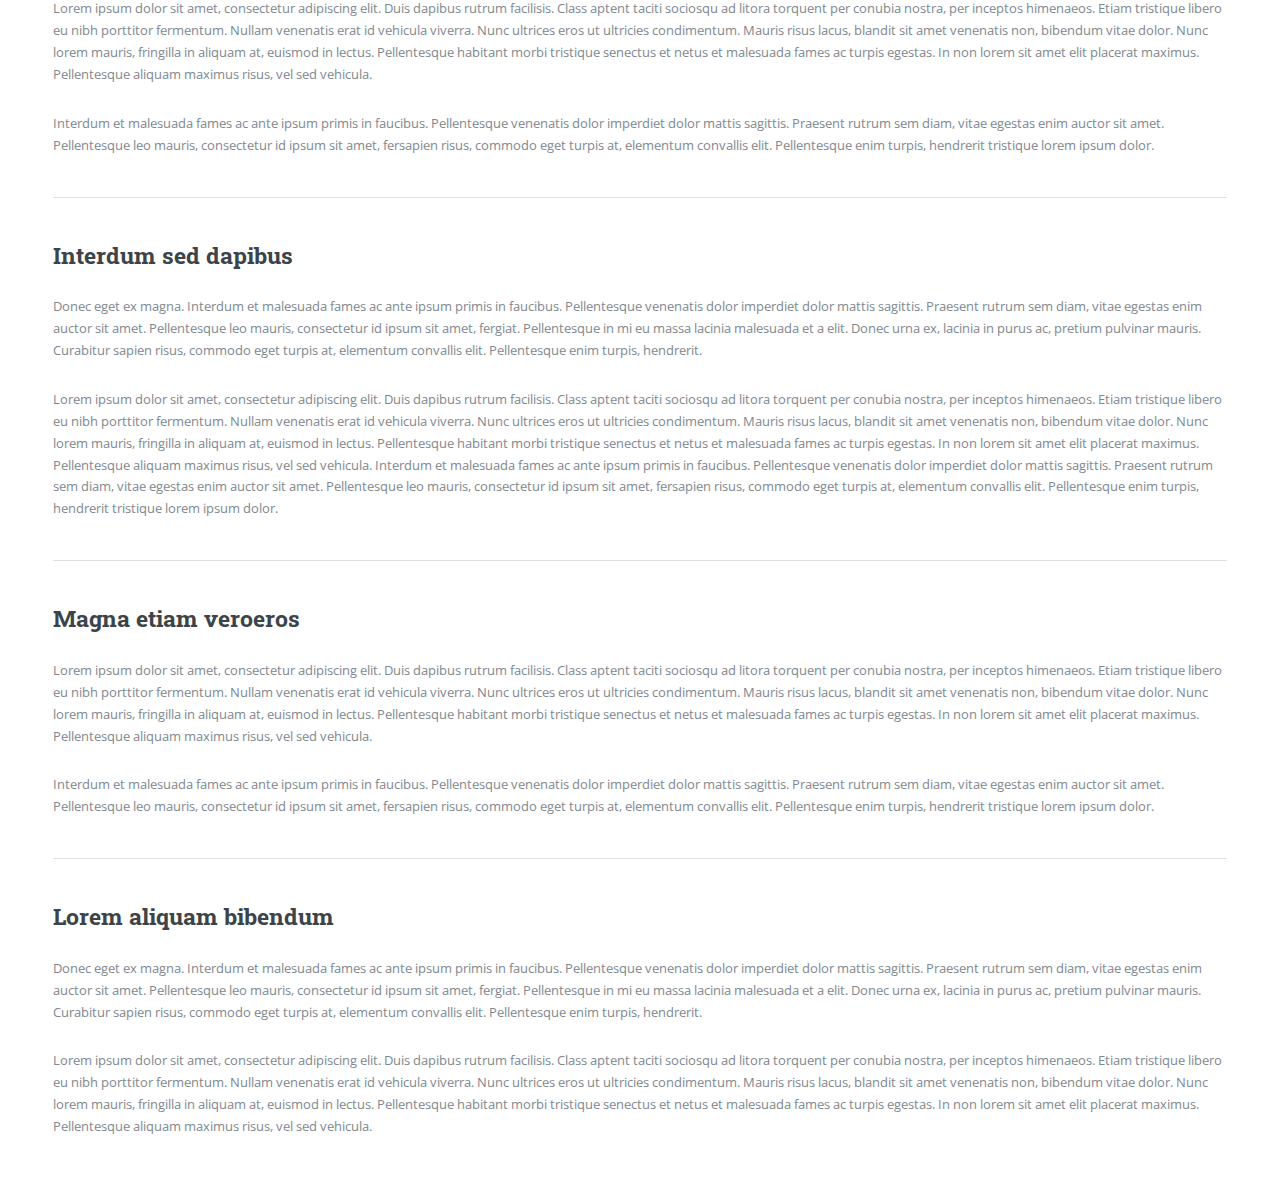
<file: generic.html>
<!DOCTYPE HTML>
<!--
	Editorial by HTML5 UP
	html5up.net | @ajlkn
	Free for personal and commercial use under the CCA 3.0 license (html5up.net/license)
-->
<html>
	<head>
		<title>Generic - Editorial by HTML5 UP</title>
		<meta charset="utf-8" />
		<meta name="viewport" content="width=device-width, initial-scale=1, user-scalable=no" />
		<link rel="stylesheet" href="assets/css/main.css" />
	</head>
	<body class="is-preload">

		<!-- Wrapper -->
			<div id="wrapper">

				<!-- Main -->
					<div id="main">
						<div class="inner">

							<!-- Header -->
								<header id="header">
									<a href="index.html" class="logo"><strong>Editorial</strong> by HTML5 UP</a>
									<ul class="icons">
										<li><a href="#" class="icon brands fa-twitter"><span class="label">Twitter</span></a></li>
										<li><a href="#" class="icon brands fa-facebook-f"><span class="label">Facebook</span></a></li>
										<li><a href="#" class="icon brands fa-snapchat-ghost"><span class="label">Snapchat</span></a></li>
										<li><a href="#" class="icon brands fa-instagram"><span class="label">Instagram</span></a></li>
										<li><a href="#" class="icon brands fa-medium-m"><span class="label">Medium</span></a></li>
									</ul>
								</header>

							<!-- Content -->
								<section>
									<header class="main">
										<h1>Generic</h1>
									</header>

									<span class="image main"><img src="images/pic11.jpg" alt="" /></span>

									
									<iframe title="Wonder Ads Social Media Dashboard" width="1024" height="804" style="align: center" src="https://app.powerbi.com/view?r=eyJrIjoiNGFlZDUxN2QtOTEwYi00Mjg3LTkzMTAtNTgzZTRkMzFkZmI4IiwidCI6ImQwMjZkZjkxLTg4MTYtNDIyNS04YmIyLWMzODJhOGUxZWYwYyJ9" frameborder="0" allowFullScreen="true"></iframe>
									<p>Donec eget ex magna. Interdum et malesuada fames ac ante ipsum primis in faucibus. Pellentesque venenatis dolor imperdiet dolor mattis sagittis. Praesent rutrum sem diam, vitae egestas enim auctor sit amet. Pellentesque leo mauris, consectetur id ipsum sit amet, fergiat. Pellentesque in mi eu massa lacinia malesuada et a elit. Donec urna ex, lacinia in purus ac, pretium pulvinar mauris. Curabitur sapien risus, commodo eget turpis at, elementum convallis elit. Pellentesque enim turpis, hendrerit.</p>
									<p>Lorem ipsum dolor sit amet, consectetur adipiscing elit. Duis dapibus rutrum facilisis. Class aptent taciti sociosqu ad litora torquent per conubia nostra, per inceptos himenaeos. Etiam tristique libero eu nibh porttitor fermentum. Nullam venenatis erat id vehicula viverra. Nunc ultrices eros ut ultricies condimentum. Mauris risus lacus, blandit sit amet venenatis non, bibendum vitae dolor. Nunc lorem mauris, fringilla in aliquam at, euismod in lectus. Pellentesque habitant morbi tristique senectus et netus et malesuada fames ac turpis egestas. In non lorem sit amet elit placerat maximus. Pellentesque aliquam maximus risus, vel sed vehicula.</p>
									<p>Interdum et malesuada fames ac ante ipsum primis in faucibus. Pellentesque venenatis dolor imperdiet dolor mattis sagittis. Praesent rutrum sem diam, vitae egestas enim auctor sit amet. Pellentesque leo mauris, consectetur id ipsum sit amet, fersapien risus, commodo eget turpis at, elementum convallis elit. Pellentesque enim turpis, hendrerit tristique lorem ipsum dolor.</p>

									<hr class="major" />

									<h2>Interdum sed dapibus</h2>
									<p>Donec eget ex magna. Interdum et malesuada fames ac ante ipsum primis in faucibus. Pellentesque venenatis dolor imperdiet dolor mattis sagittis. Praesent rutrum sem diam, vitae egestas enim auctor sit amet. Pellentesque leo mauris, consectetur id ipsum sit amet, fergiat. Pellentesque in mi eu massa lacinia malesuada et a elit. Donec urna ex, lacinia in purus ac, pretium pulvinar mauris. Curabitur sapien risus, commodo eget turpis at, elementum convallis elit. Pellentesque enim turpis, hendrerit.</p>
									<p>Lorem ipsum dolor sit amet, consectetur adipiscing elit. Duis dapibus rutrum facilisis. Class aptent taciti sociosqu ad litora torquent per conubia nostra, per inceptos himenaeos. Etiam tristique libero eu nibh porttitor fermentum. Nullam venenatis erat id vehicula viverra. Nunc ultrices eros ut ultricies condimentum. Mauris risus lacus, blandit sit amet venenatis non, bibendum vitae dolor. Nunc lorem mauris, fringilla in aliquam at, euismod in lectus. Pellentesque habitant morbi tristique senectus et netus et malesuada fames ac turpis egestas. In non lorem sit amet elit placerat maximus. Pellentesque aliquam maximus risus, vel sed vehicula. Interdum et malesuada fames ac ante ipsum primis in faucibus. Pellentesque venenatis dolor imperdiet dolor mattis sagittis. Praesent rutrum sem diam, vitae egestas enim auctor sit amet. Pellentesque leo mauris, consectetur id ipsum sit amet, fersapien risus, commodo eget turpis at, elementum convallis elit. Pellentesque enim turpis, hendrerit tristique lorem ipsum dolor.</p>

									<hr class="major" />

									<h2>Magna etiam veroeros</h2>
									<p>Lorem ipsum dolor sit amet, consectetur adipiscing elit. Duis dapibus rutrum facilisis. Class aptent taciti sociosqu ad litora torquent per conubia nostra, per inceptos himenaeos. Etiam tristique libero eu nibh porttitor fermentum. Nullam venenatis erat id vehicula viverra. Nunc ultrices eros ut ultricies condimentum. Mauris risus lacus, blandit sit amet venenatis non, bibendum vitae dolor. Nunc lorem mauris, fringilla in aliquam at, euismod in lectus. Pellentesque habitant morbi tristique senectus et netus et malesuada fames ac turpis egestas. In non lorem sit amet elit placerat maximus. Pellentesque aliquam maximus risus, vel sed vehicula.</p>
									<p>Interdum et malesuada fames ac ante ipsum primis in faucibus. Pellentesque venenatis dolor imperdiet dolor mattis sagittis. Praesent rutrum sem diam, vitae egestas enim auctor sit amet. Pellentesque leo mauris, consectetur id ipsum sit amet, fersapien risus, commodo eget turpis at, elementum convallis elit. Pellentesque enim turpis, hendrerit tristique lorem ipsum dolor.</p>

									<hr class="major" />

									<h2>Lorem aliquam bibendum</h2>
									<p>Donec eget ex magna. Interdum et malesuada fames ac ante ipsum primis in faucibus. Pellentesque venenatis dolor imperdiet dolor mattis sagittis. Praesent rutrum sem diam, vitae egestas enim auctor sit amet. Pellentesque leo mauris, consectetur id ipsum sit amet, fergiat. Pellentesque in mi eu massa lacinia malesuada et a elit. Donec urna ex, lacinia in purus ac, pretium pulvinar mauris. Curabitur sapien risus, commodo eget turpis at, elementum convallis elit. Pellentesque enim turpis, hendrerit.</p>
									<p>Lorem ipsum dolor sit amet, consectetur adipiscing elit. Duis dapibus rutrum facilisis. Class aptent taciti sociosqu ad litora torquent per conubia nostra, per inceptos himenaeos. Etiam tristique libero eu nibh porttitor fermentum. Nullam venenatis erat id vehicula viverra. Nunc ultrices eros ut ultricies condimentum. Mauris risus lacus, blandit sit amet venenatis non, bibendum vitae dolor. Nunc lorem mauris, fringilla in aliquam at, euismod in lectus. Pellentesque habitant morbi tristique senectus et netus et malesuada fames ac turpis egestas. In non lorem sit amet elit placerat maximus. Pellentesque aliquam maximus risus, vel sed vehicula.</p>

								</section>

						</div>
					</div>

				<!-- Sidebar -->
					<div id="sidebar">
						<div class="inner">

							<!-- Search -->
								<section id="search" class="alt">
									<form method="post" action="#">
										<input type="text" name="query" id="query" placeholder="Search" />
									</form>
								</section>

							<!-- Menu -->
								<nav id="menu">
									<header class="major">
										<h2>Menu</h2>
									</header>
									<ul>
										<li><a href="index.html">Homepage</a></li>
										<li><a href="generic.html">Generic</a></li>
										<li><a href="elements.html">Elements</a></li>
										<li>
											<span class="opener">Submenu</span>
											<ul>
												<li><a href="#">Lorem Dolor</a></li>
												<li><a href="#">Ipsum Adipiscing</a></li>
												<li><a href="#">Tempus Magna</a></li>
												<li><a href="#">Feugiat Veroeros</a></li>
											</ul>
										</li>
										<li><a href="#">Etiam Dolore</a></li>
										<li><a href="#">Adipiscing</a></li>
										<li>
											<span class="opener">Another Submenu</span>
											<ul>
												<li><a href="#">Lorem Dolor</a></li>
												<li><a href="#">Ipsum Adipiscing</a></li>
												<li><a href="#">Tempus Magna</a></li>
												<li><a href="#">Feugiat Veroeros</a></li>
											</ul>
										</li>
										<li><a href="#">Maximus Erat</a></li>
										<li><a href="#">Sapien Mauris</a></li>
										<li><a href="#">Amet Lacinia</a></li>
									</ul>
								</nav>

							<!-- Section -->
								<section>
									<header class="major">
										<h2>Ante interdum</h2>
									</header>
									<div class="mini-posts">
										<article>
											<a href="#" class="image"><img src="images/pic07.jpg" alt="" /></a>
											<p>Aenean ornare velit lacus, ac varius enim lorem ullamcorper dolore aliquam.</p>
										</article>
										<article>
											<a href="#" class="image"><img src="images/pic08.jpg" alt="" /></a>
											<p>Aenean ornare velit lacus, ac varius enim lorem ullamcorper dolore aliquam.</p>
										</article>
										<article>
											<a href="#" class="image"><img src="images/pic09.jpg" alt="" /></a>
											<p>Aenean ornare velit lacus, ac varius enim lorem ullamcorper dolore aliquam.</p>
										</article>
									</div>
									<ul class="actions">
										<li><a href="#" class="button">More</a></li>
									</ul>
								</section>

							<!-- Section -->
								<section>
									<header class="major">
										<h2>Get in touch</h2>
									</header>
									<p>Sed varius enim lorem ullamcorper dolore aliquam aenean ornare velit lacus, ac varius enim lorem ullamcorper dolore. Proin sed aliquam facilisis ante interdum. Sed nulla amet lorem feugiat tempus aliquam.</p>
									<ul class="contact">
										<li class="icon solid fa-envelope"><a href="#">information@untitled.tld</a></li>
										<li class="icon solid fa-phone">(000) 000-0000</li>
										<li class="icon solid fa-home">1234 Somewhere Road #8254<br />
										Nashville, TN 00000-0000</li>
									</ul>
								</section>

							<!-- Footer -->
								<footer id="footer">
									<p class="copyright">&copy; Untitled. All rights reserved. Demo Images: <a href="https://unsplash.com">Unsplash</a>. Design: <a href="https://html5up.net">HTML5 UP</a>.</p>
								</footer>

						</div>
					</div>

			</div>

		<!-- Scripts -->
			<script src="assets/js/jquery.min.js"></script>
			<script src="assets/js/browser.min.js"></script>
			<script src="assets/js/breakpoints.min.js"></script>
			<script src="assets/js/util.js"></script>
			<script src="assets/js/main.js"></script>

	</body>
</html>
</file>
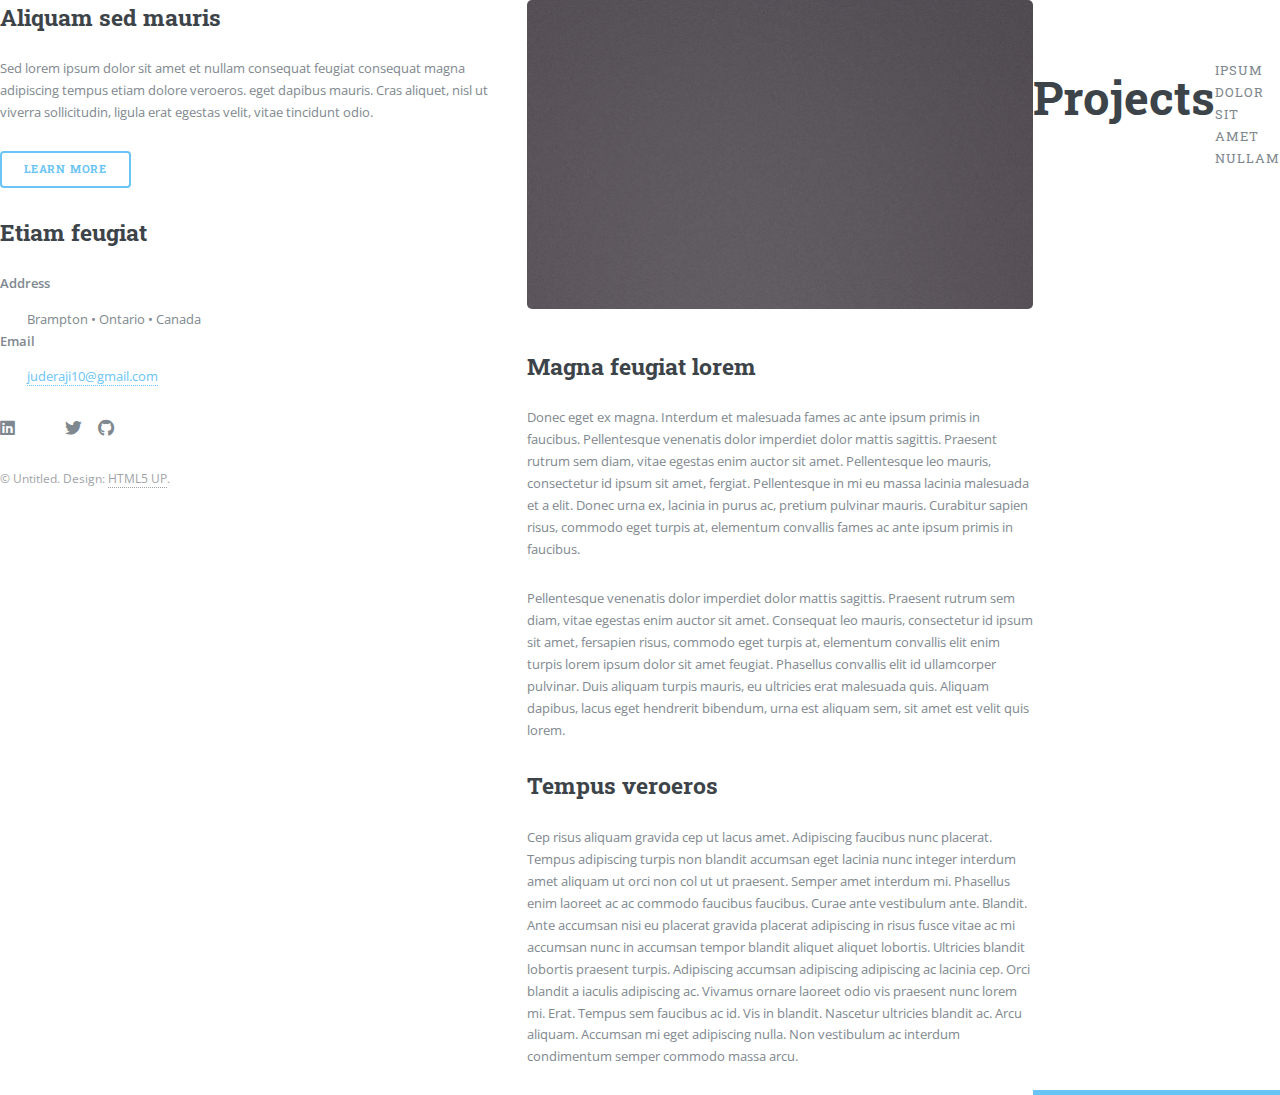
<file: powerbiprojects.html>
<!DOCTYPE HTML>
<!--
	Stellar by HTML5 UP
	html5up.net | @ajlkn
	Free for personal and commercial use under the CCA 3.0 license (html5up.net/license)
-->
<html>
	<head>
		<title>Power Bi Projects - Jude Raji</title>
		<meta charset="utf-8" />
		<meta name="viewport" content="width=device-width, initial-scale=1, user-scalable=no" />
		<link rel="stylesheet" href="assets/css/main.css" />
		<noscript><link rel="stylesheet" href="assets/css/noscript.css" /></noscript>
	</head>
	<body class="is-preload">

		<!-- Wrapper -->
			<div id="wrapper">

				<!-- Header -->
					<header id="header">
						<h1>Projects</h1>
						<p>Ipsum dolor sit amet nullam</p>
					</header>

				<!-- Main -->
					<div id="main">

						<!-- Content -->
							<section id="content" class="main">
								<span class="image main"><img src="images/pic04.jpg" alt="" /></span>
								<h2>Magna feugiat lorem</h2>
								<p>Donec eget ex magna. Interdum et malesuada fames ac ante ipsum primis in faucibus. Pellentesque venenatis dolor imperdiet dolor mattis sagittis. Praesent rutrum sem diam, vitae egestas enim auctor sit amet. Pellentesque leo mauris, consectetur id ipsum sit amet, fergiat. Pellentesque in mi eu massa lacinia malesuada et a elit. Donec urna ex, lacinia in purus ac, pretium pulvinar mauris. Curabitur sapien risus, commodo eget turpis at, elementum convallis fames ac ante ipsum primis in faucibus.</p>
								<p>Pellentesque venenatis dolor imperdiet dolor mattis sagittis. Praesent rutrum sem diam, vitae egestas enim auctor sit amet. Consequat leo mauris, consectetur id ipsum sit amet, fersapien risus, commodo eget turpis at, elementum convallis elit enim turpis lorem ipsum dolor sit amet feugiat. Phasellus convallis elit id ullamcorper pulvinar. Duis aliquam turpis mauris, eu ultricies erat malesuada quis. Aliquam dapibus, lacus eget hendrerit bibendum, urna est aliquam sem, sit amet est velit quis lorem.</p>
								<h2>Tempus veroeros</h2>
								<p>Cep risus aliquam gravida cep ut lacus amet. Adipiscing faucibus nunc placerat. Tempus adipiscing turpis non blandit accumsan eget lacinia nunc integer interdum amet aliquam ut orci non col ut ut praesent. Semper amet interdum mi. Phasellus enim laoreet ac ac commodo faucibus faucibus. Curae ante vestibulum ante. Blandit. Ante accumsan nisi eu placerat gravida placerat adipiscing in risus fusce vitae ac mi accumsan nunc in accumsan tempor blandit aliquet aliquet lobortis. Ultricies blandit lobortis praesent turpis. Adipiscing accumsan adipiscing adipiscing ac lacinia cep. Orci blandit a iaculis adipiscing ac. Vivamus ornare laoreet odio vis praesent nunc lorem mi. Erat. Tempus sem faucibus ac id. Vis in blandit. Nascetur ultricies blandit ac. Arcu aliquam. Accumsan mi eget adipiscing nulla. Non vestibulum ac interdum condimentum semper commodo massa arcu.</p>
							</section>

					</div>

				<!-- Footer -->
					<footer id="footer">
						<section>
							<h2>Aliquam sed mauris</h2>
							<p>Sed lorem ipsum dolor sit amet et nullam consequat feugiat consequat magna adipiscing tempus etiam dolore veroeros. eget dapibus mauris. Cras aliquet, nisl ut viverra sollicitudin, ligula erat egestas velit, vitae tincidunt odio.</p>
							<ul class="actions">
								<li><a href="#" class="button">Learn More</a></li>
							</ul>
						</section>
						<section>
							<h2>Etiam feugiat</h2>
							<dl class="alt">
								<dt>Address</dt>
								<dd>Brampton • Ontario • Canada</dd>
								<dt>Email</dt>
								<dd><a href="#">juderaji10@gmail.com</a></dd>
							</dl>
							<ul class="icons">
								<li><a href="https://www.linkedin.com/in/jude-raji" class="icon brands fa-linkedin alt"><span class="label">LinkedIn</span></a></li>
								<li><a href="https://www.linktr.ee/jude_raji" class="icon brands fa-link alt"><span class="label">LinkTree</span></a></li>
								<li><a href="https://www.twitter.com/JudeRaji_" class="icon brands fa-twitter alt"><span class="label">Twitter</span></a></li>
								<li><a href="https://github.com/juderaji" class="icon brands fa-github alt"><span class="label">GitHub</span></a></li>
							</ul>
						</section>
						<p class="copyright">&copy; Untitled. Design: <a href="https://html5up.net">HTML5 UP</a>.</p>
					</footer>

			</div>

		<!-- Scripts -->
			<script src="assets/js/jquery.min.js"></script>
			<script src="assets/js/jquery.scrollex.min.js"></script>
			<script src="assets/js/jquery.scrolly.min.js"></script>
			<script src="assets/js/browser.min.js"></script>
			<script src="assets/js/breakpoints.min.js"></script>
			<script src="assets/js/util.js"></script>
			<script src="assets/js/main.js"></script>

	</body>
</html>
</file>
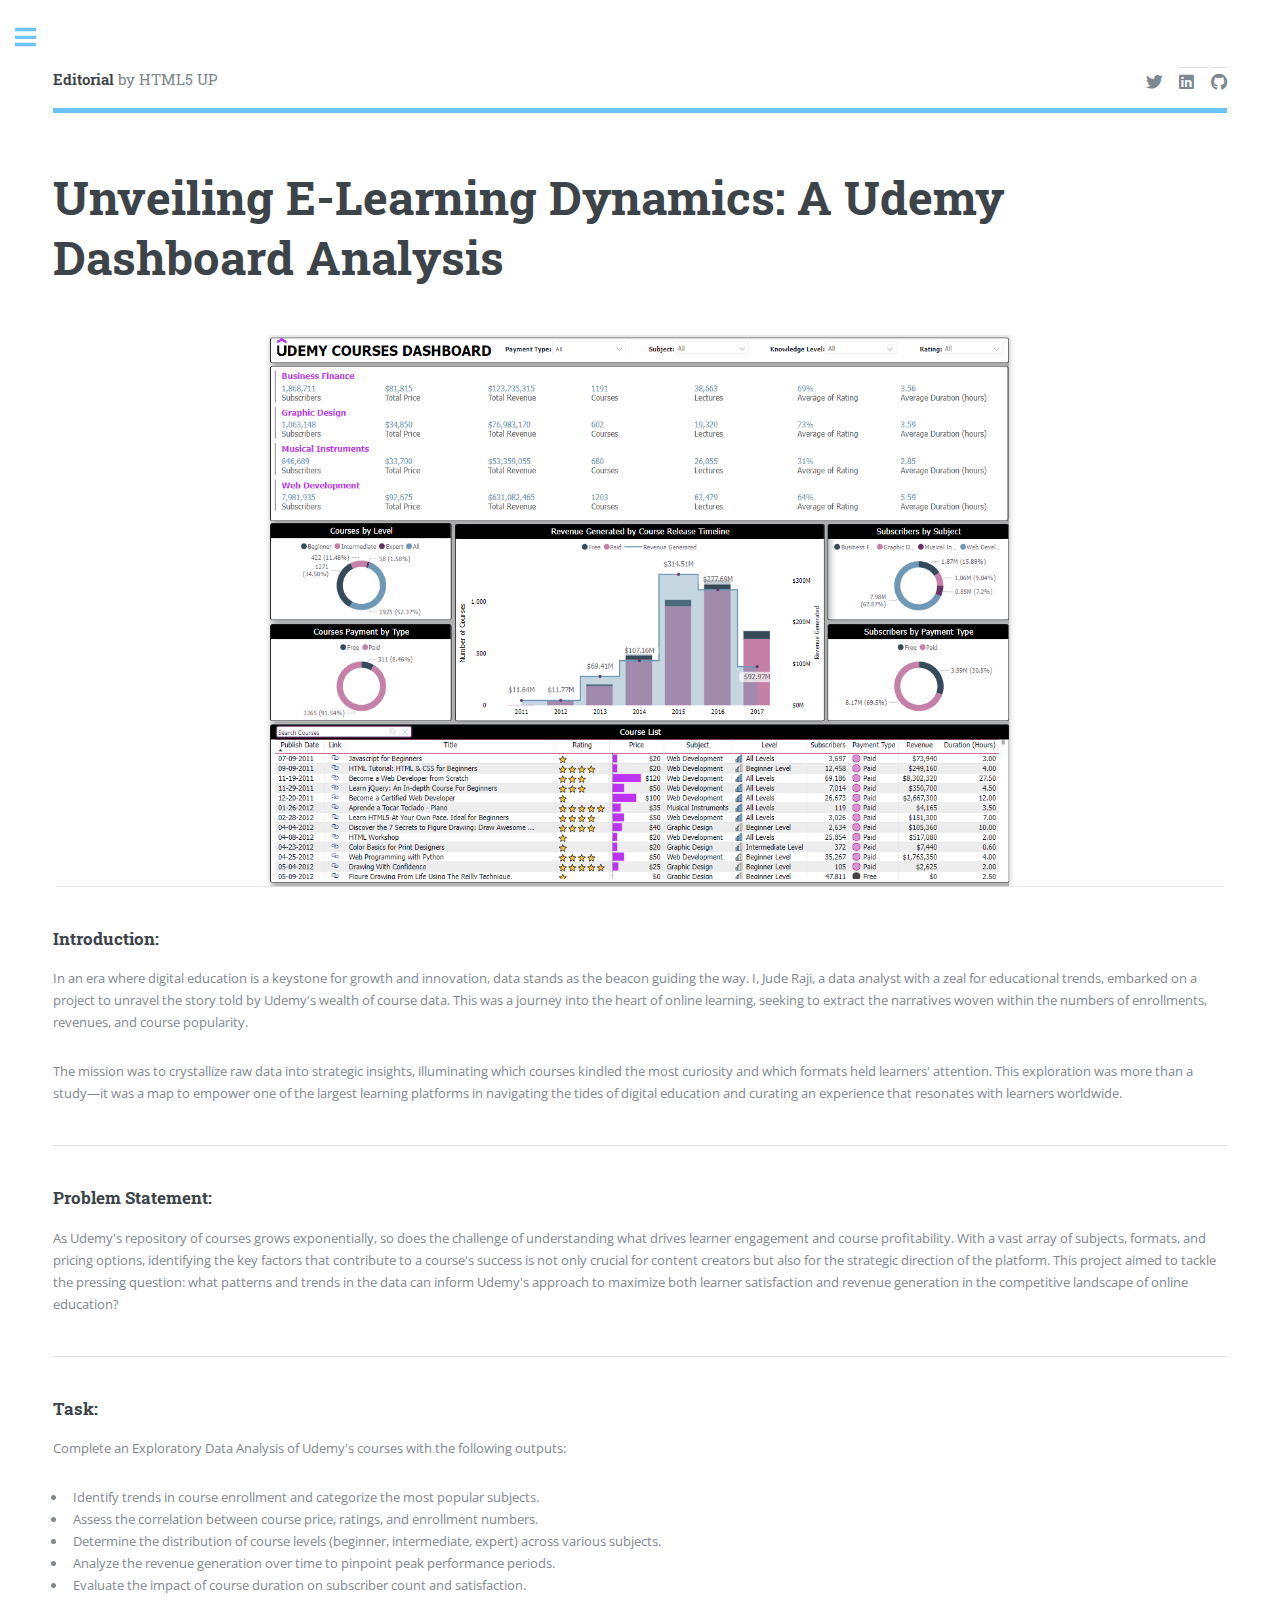
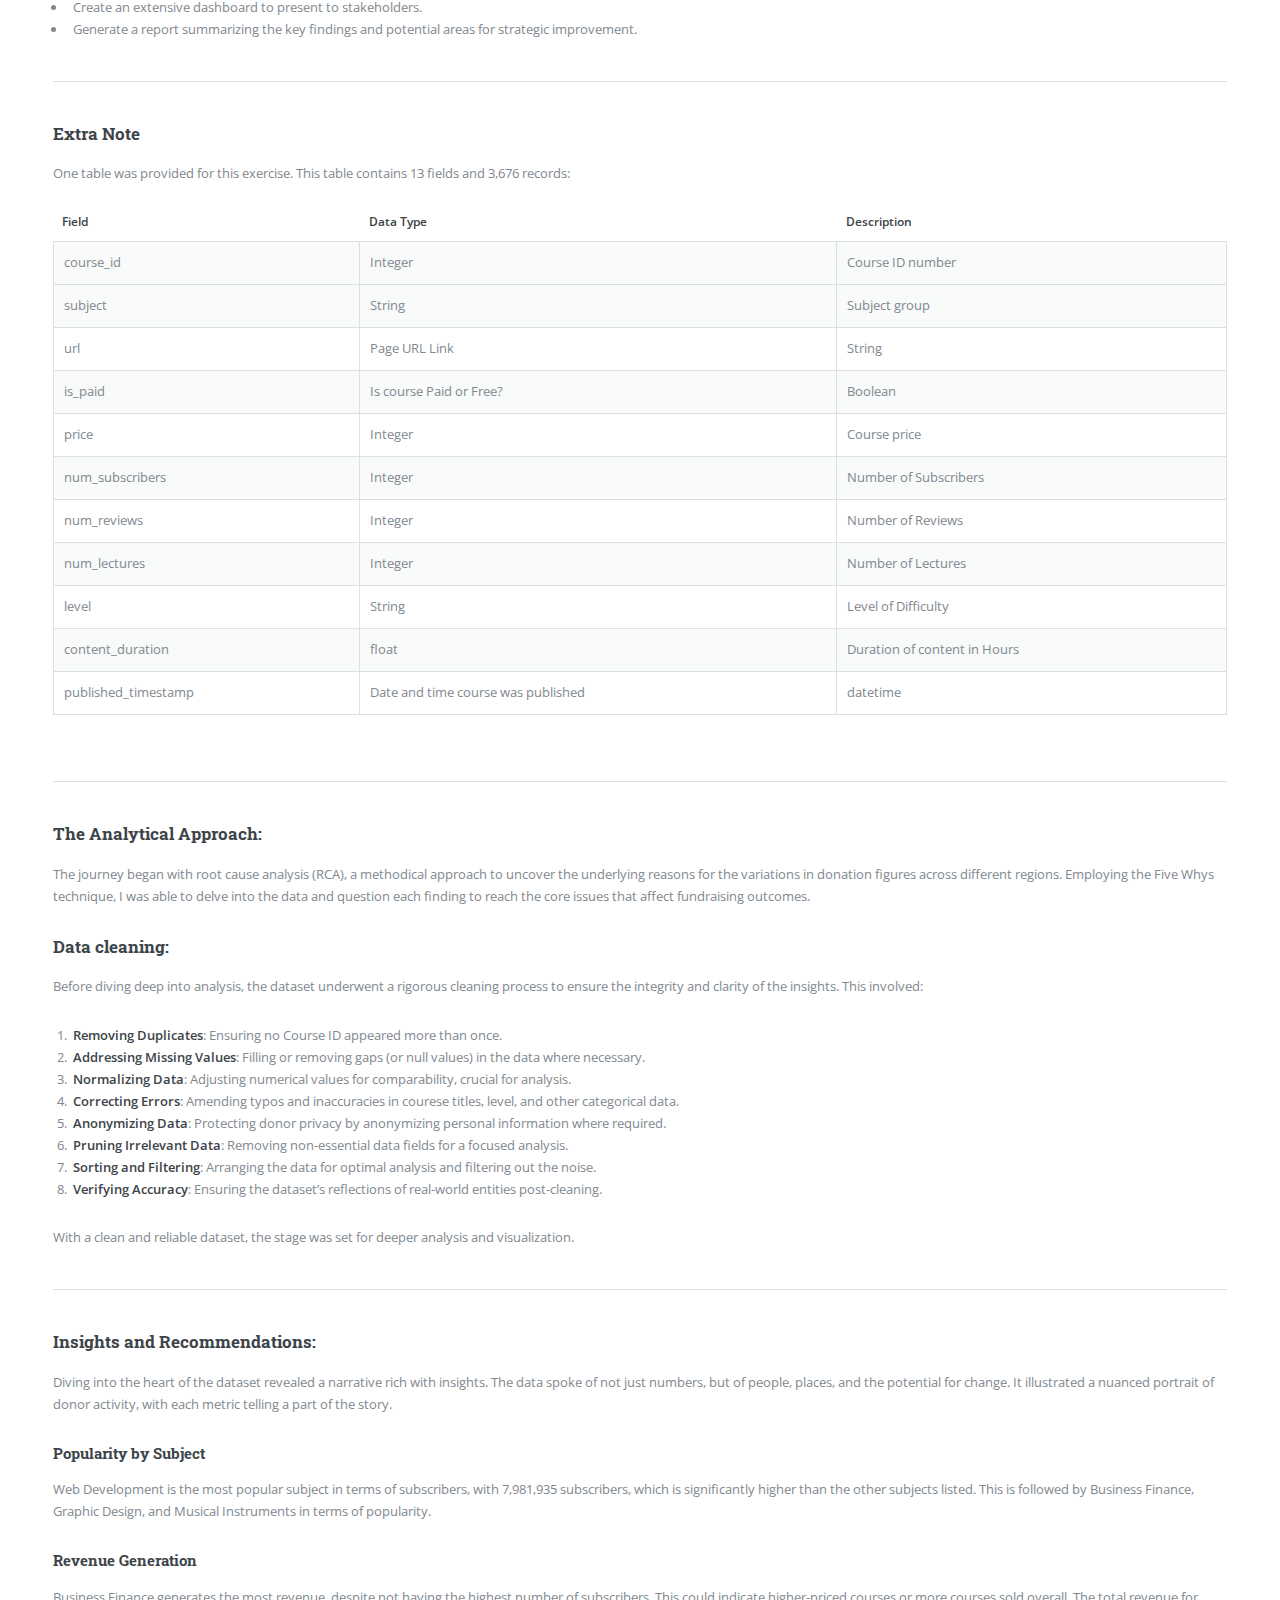
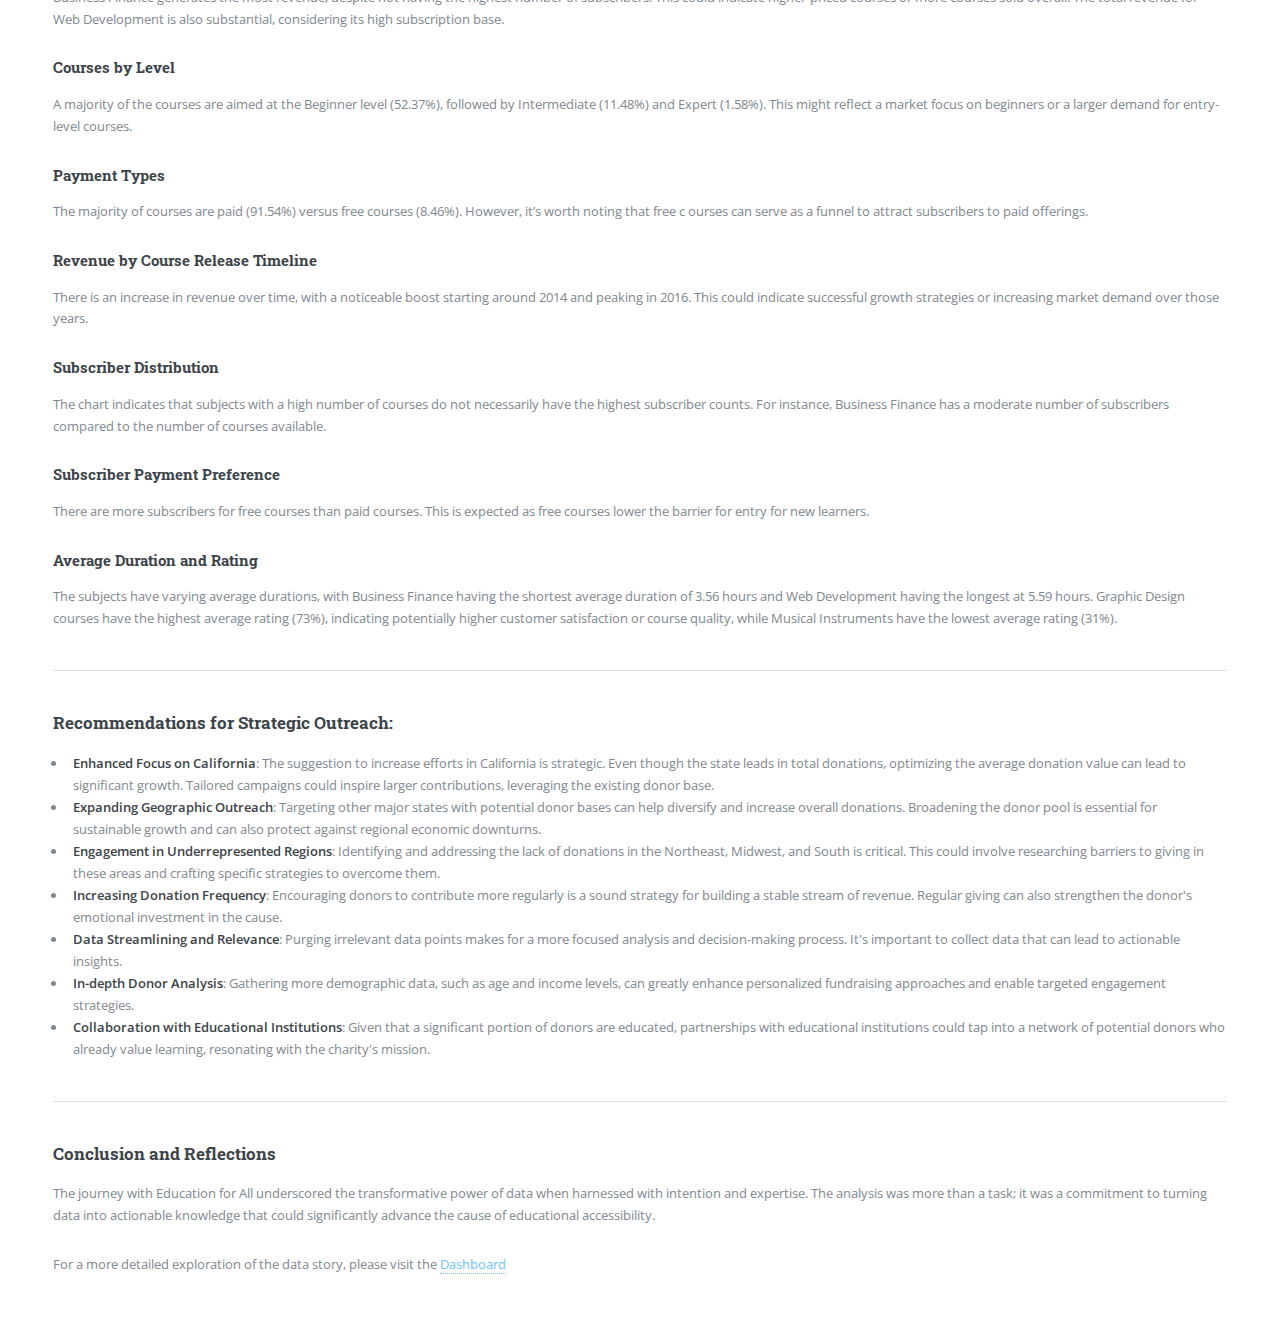
<file: udemy_courses.html>
<!DOCTYPE HTML>
<!--
	Editorial by HTML5 UP
	html5up.net | @ajlkn
	Free for personal and commercial use under the CCA 3.0 license (html5up.net/license)
-->
<html>
	<head>
		<title>Udemy Courses Analysis | Jude Raji</title>
		<link rel="shortcut icon" type="image/x-icon" href=images/favicon.ico>
		<meta charset="utf-8" />
		<meta name="viewport" content="width=device-width, initial-scale=1, user-scalable=no" />
		<link rel="stylesheet" href="assets/css/main.css" />
	</head>
	<body class="is-preload">

		<!-- Wrapper -->
			<div id="wrapper">

				<!-- Main -->
					<div id="main">
						<div class="inner">

							<!-- Header -->
								<header id="header">
									<a href="index.html" class="logo"><strong>Editorial</strong> by HTML5 UP</a>
									<ul class="icons alt">
									<li><a href="https://www.twitter.com/JudeRaji_" class="icon brands alt fa-twitter"><span class="label">Twitter</span></a></li>
									<li><a href="https://www.linkedin.com/in/jude-raji" class="icon brands alt fa-linkedin"><span class="label">Linkedin</span></a></li>
									<li><a href="https://github.com/juderaji" class="icon brands alt fa-github"><span class="label">GitHub</span></a></li>
								</ul>
								</header>

							<!-- Content -->
								<section>
									<header class="main">
										<h1>Unveiling E-Learning Dynamics: A Udemy Dashboard Analysis</h1>
									</header>

									<span class="image main"><img src="images/udemy_courses/udemy_dashboard.png" alt="" /></span>

									<h3>Introduction:</h3>
									<p>In an era where digital education is a keystone for growth and innovation, data stands as the beacon guiding the way. 
										I, Jude Raji, a data analyst with a zeal for educational trends, embarked on a project to unravel the story told by Udemy's wealth of course data. 
										This was a journey into the heart of online learning, seeking to extract the narratives woven within the numbers of enrollments, revenues, and course popularity.</p>
										<p>The mission was to crystallize raw data into strategic insights, illuminating which courses kindled the most curiosity and which formats held learners' attention. 
										This exploration was more than a study—it was a map to empower one of the largest learning platforms in navigating the tides 
										of digital education and curating an experience that resonates with learners worldwide.</p>
									<hr class="major" />
									<h3>Problem Statement:</h3>
									<p>As Udemy's repository of courses grows exponentially, so does the challenge of understanding what drives learner engagement and course profitability. 
										With a vast array of subjects, formats, and pricing options, identifying the key factors that contribute to a course's success is not only crucial 
										for content creators but also for the strategic direction of the platform. 
										This project aimed to tackle the pressing question: what patterns and trends in the data can inform Udemy's approach to maximize both 
										learner satisfaction and revenue generation in the competitive landscape of online education?</p>

									<hr class="major" />
									<h3>Task:</h3>
									<p>Complete an Exploratory Data Analysis of Udemy's courses with the following outputs:</p>
									<ul>
										<li>Identify trends in course enrollment and categorize the most popular subjects.</li>
										<li>Assess the correlation between course price, ratings, and enrollment numbers.</li>
										<li>Determine the distribution of course levels (beginner, intermediate, expert) across various subjects.</li>
										<li>Analyze the revenue generation over time to pinpoint peak performance periods.</li>
										<li>Evaluate the impact of course duration on subscriber count and satisfaction.</li>
										<li>Create an extensive dashboard to present to stakeholders.</li>
										<li>Generate a report summarizing the key findings and potential areas for strategic improvement.</li>
									</ul>

									<hr class="major" />
									<h3>Extra Note</h3>
									<p>One table was provided for this exercise. This table contains 13 fields and 3,676 records:</p>
									<div class="table-wrapper">
											<table class="alt">
												<thead>
													<tr>
														<th>Field</th>
														<th>Data Type</th>
														<th>Description</th>
													</tr>
												</thead>
												<tbody>
													<tr>
														<td>course_id</td>
														<td>Integer</td>
														<td>Course ID number</td>
													<tr/>
													<tr>
														<td>subject</td>
														<td>String</td>
														<td>Subject group</td>
													</tr>
													<tr>
														<td>url</td>
														<td>Page URL Link</td>
														<td>String</td>
													</tr>
													<tr>
														<td>is_paid</td>
														<td>Is course Paid or Free?</td>
														<td>Boolean</td>
													</tr>
													<tr>
														<td>price</td>
														<td>Integer</td>
														<td>Course price</td>
													</tr>
													<tr>
														<td>num_subscribers</td>
														<td>Integer</td>
														<td>Number of Subscribers</td>
													</tr>
													<tr>
														<td>num_reviews</td>
														<td>Integer</td>
														<td>Number of Reviews</td>
													</tr>
													<tr>
														<td>num_lectures</td>
														<td>Integer</td>
														<td>Number of Lectures</td>
													</tr>
													<tr>
														<td>level</td>
														<td>String</td>
														<td>Level of Difficulty</td>
													</tr>
													<tr>
														<td>content_duration</td>
														<td>float</td>
														<td>Duration of content in Hours</td>
													</tr>												
													<tr>
														<td>published_timestamp</td>
														<td>Date and time course was published</td>
														<td>datetime</td>
													</tr>												
												</tbody>
											</table>
										</div>

									<hr class="major" />
									<h3>The Analytical Approach:</h3>
									<p>The journey began with root cause analysis (RCA), a methodical approach to uncover the underlying reasons for the variations in donation figures across different regions.
										Employing the Five Whys technique, I was able to delve into the data and question each finding to reach the core issues that affect fundraising outcomes.</p>
	
									<h3>Data cleaning:</h3>
									<p>Before diving deep into analysis, the dataset underwent a rigorous cleaning process to ensure the integrity and clarity of the insights. This involved:</p>
										<ol>
											<li><b>Removing Duplicates</b>: Ensuring no Course ID appeared more than once.</li>
											<li><b>Addressing Missing Values</b>: Filling or removing gaps (or null values) in the data where necessary.</li>
											<li><b>Normalizing Data</b>: Adjusting numerical values for comparability, crucial for analysis.</li>
											<li><b>Correcting Errors</b>: Amending typos and inaccuracies in courese titles, level, and other categorical data.</li>
											<li><b>Anonymizing Data</b>: Protecting donor privacy by anonymizing personal information where required.</li>
											<li><b>Pruning Irrelevant Data</b>: Removing non-essential data fields for a focused analysis.</li>
											<li><b>Sorting and Filtering</b>: Arranging the data for optimal analysis and filtering out the noise.</li>
											<li><b>Verifying Accuracy</b>: Ensuring the dataset’s reflections of real-world entities post-cleaning.</li>
										</ol>
									<p>With a clean and reliable dataset, the stage was set for deeper analysis and visualization.</p>

									<hr class="major" />
									<h3>Insights and Recommendations:</h3>
									<p>Diving into the heart of the dataset revealed a narrative rich with insights. 
										The data spoke of not just numbers, but of people, places, and the potential for change. 
										It illustrated a nuanced portrait of donor activity, with each metric telling a part of the story.</p>

										<h4>Popularity by Subject</h4>
										<p>Web Development is the most popular subject in terms of subscribers, with 7,981,935 subscribers, 
											which is significantly higher than the other subjects listed. This is followed by Business Finance, Graphic Design, 
											and Musical Instruments in terms of popularity.</p>
										
										<h4>Revenue Generation</h4>
										<p>Business Finance generates the most revenue, despite not having the highest number of subscribers. This could indicate higher-priced 
											courses or more courses sold overall. The total revenue for Web Development is also substantial, considering its high subscription base.</p>
									
										<h4>Courses by Level</h4>
										<p>A majority of the courses are aimed at the Beginner level (52.37%), followed by Intermediate (11.48%) and Expert (1.58%). This might reflect a 
											market focus on beginners or a larger demand for entry-level courses.</p>
									
										<h4>Payment Types</h4>
											<p>The majority of courses are paid (91.54%) versus free courses (8.46%). However, it’s worth noting that free c
												ourses can serve as a funnel to attract subscribers to paid offerings.</p>
													
										<h4>Revenue by Course Release Timeline</h4>
										<p>There is an increase in revenue over time, with a noticeable boost starting around 2014 and peaking in 2016. 
											This could indicate successful growth strategies or increasing market demand over those years.</p>

										<h4>Subscriber Distribution</h4>
										<p>The chart indicates that subjects with a high number of courses do not necessarily have the highest subscriber counts. 
											For instance, Business Finance has a moderate number of subscribers compared to the number of courses available.</p>
									
										<h4>Subscriber Payment Preference</h4>
										<p>There are more subscribers for free courses than paid courses. This is expected as free courses lower the barrier for entry for new learners.</p>

										<h4>Average Duration and Rating</h4>
											<p>The subjects have varying average durations, with Business Finance having the shortest average duration of 3.56 hours and Web Development 
												having the longest at 5.59 hours. Graphic Design courses have the highest average rating (73%), indicating potentially higher customer 
												satisfaction or course quality, while Musical Instruments have the lowest average rating (31%).</p>

									<hr class="major" />
									<h3>Recommendations for Strategic Outreach:</h3>
									<ul>
										<li><b>Enhanced Focus on California</b>: The suggestion to increase efforts in California is strategic. 
											Even though the state leads in total donations, optimizing the average donation value can lead to significant growth. 
											Tailored campaigns could inspire larger contributions, leveraging the existing donor base.</li>
										<li><b>Expanding Geographic Outreach</b>: Targeting other major states with potential donor bases can help diversify and increase overall donations. 
											Broadening the donor pool is essential for sustainable growth and can also protect against regional economic downturns.</li>
										<li><b>Engagement in Underrepresented Regions</b>: Identifying and addressing the lack of donations in the Northeast, Midwest, and South is critical. 
											This could involve researching barriers to giving in these areas and crafting specific strategies to overcome them.</li>
										<li><b>Increasing Donation Frequency</b>: Encouraging donors to contribute more regularly is a sound strategy for building a stable stream of revenue. 
											Regular giving can also strengthen the donor's emotional investment in the cause.</li>
										<li><b>Data Streamlining and Relevance</b>: Purging irrelevant data points makes for a more focused analysis and decision-making process. 
											It's important to collect data that can lead to actionable insights.</li>
										<li><b>In-depth Donor Analysis</b>: Gathering more demographic data, such as age and income levels, 
											can greatly enhance personalized fundraising approaches and enable targeted engagement strategies.</li>
										<li><b>Collaboration with Educational Institutions</b>: Given that a significant portion of donors are educated, 
											partnerships with educational institutions could tap into a network of potential donors who already value learning, 
											resonating with the charity's mission.</li>
									</ul>

									<hr class="major" />
									<h3>Conclusion and Reflections</h3>
								<p>The journey with Education for All underscored the transformative power of data when harnessed with intention and expertise. 
									The analysis was more than a task; it was a commitment to turning data into actionable knowledge that could significantly advance the cause of educational accessibility.</p>
									<p>For a more detailed exploration of the data story, please visit the <a href="https://app.powerbi.com/view?r=eyJrIjoiNTgwZGJjYzItZTgzYy00MTQ4LWI2MmYtY2U2M2FhNDk0MmQ2IiwidCI6IjI1Y2UwMjYxLWJiZDYtNDljZC1hMWUyLTU0MjYwODg2ZDE1OSJ9">Dashboard</a></p>

								</section>

						</div>
					</div>

				<!-- Sidebar -->
					<div id="sidebar">
						<div class="inner">

							<!-- Search -->
								<section id="search" class="alt">
									<form method="post" action="#">
										<input type="text" name="query" id="query" placeholder="Search" />
									</form>
								</section>

							<!-- Menu -->
								<nav id="menu">
									<header class="major">
										<h2>Menu</h2>
									</header>
									<ul>
										<li><a href="index.html">Homepage</a></li>
										<li><a href="https://drive.google.com/file/d/1S-CeUWG2egh5Nez09dIQMNWU9Ry_40jF/view?usp=sharing">Download my Resume</a></li>
										<li>
											<span class="opener">My Projects</span>
											<ul>
												<li><a href="tesla_sales.html">Tesla's Performance Analysis</a></li>
												<li><a href="udemy_courses.html">Udemy Courses Dashboard</a></li>
												<li><a href="education_for_all.html">Education for All (Donor Analsis)</a></li>
												<li><a href="#">Video Games Sales Dashboard</a></li>
												<li><a href="#">Plato's Pizza Sales Dashboard</a></li>
											</ul>
										</li>
									</ul>
								</nav>

							<!-- Section -->
								<section>
									<header class="major">
										<h2>Check out some other projects</h2>
									</header>
									<div class="mini-posts">
										<article>
											<a href="education_for_all.html" class="image"><img src="/images/educational_charity.jpg" alt="" /></a>
											<p>Unlocking Donor Insigts for Education for All</p>
										</article>
										<article>
											<a href="education_for_all.html" class="image"><img src="/images/educational_charity.jpg" alt="" /></a>
											<p>Unlocking Donor Insigts for Education for All</p>
										</article>
										<article>
											<a href="#" class="image"><img src="images/pic09.jpg" alt="" /></a>
											<p>Aenean ornare velit lacus, ac varius enim lorem ullamcorper dolore aliquam.</p>
										</article>
									</div>
									<ul class="actions">
										<li><a href="index.html" class="button">More</a></li>
									</ul>
								</section>

							<!-- Section -->
								<section>
									<header class="major">
										<h2>Get in touch</h2>
									</header>
									<p>You can reach out to me via my email.</p>
									<ul class="contact">
										<li class="icon solid fa-envelope"><a href="mailto:juderaji10@gmail.com">juderaji10@gmail.com</a></li>
										<li class="icon solid fa-home">Brampton • Ontario • Canada</li>
									</ul>
								</section>

							<!-- Footer -->
								<footer id="footer">
									<p class="copyright">&copy; Untitled. All rights reserved. Demo Images: <a href="https://unsplash.com">Unsplash</a>. Design: <a href="https://html5up.net">HTML5 UP</a>.</p>
								</footer>

						</div>
					</div>

			</div>

		<!-- Scripts -->
			<script src="assets/js/jquery.min.js"></script>
			<script src="assets/js/browser.min.js"></script>
			<script src="assets/js/breakpoints.min.js"></script>
			<script src="assets/js/util.js"></script>
			<script src="assets/js/main.js"></script>

	</body>
</html>
</file>
<file: assets/css/noscript.css>
/*
	Stellar by HTML5 UP
	html5up.net | @ajlkn
	Free for personal and commercial use under the CCA 3.0 license (html5up.net/license)
*/

/* Header */

	body.is-preload #header.alt > * {
		opacity: 1;
	}

	body.is-preload #header.alt .logo {
		-moz-transform: none;
		-webkit-transform: none;
		-ms-transform: none;
		transform: none;
	}
</file>
<file: assets/css/main.css>
@import url(fontawesome-all.min.css);
@import url("https://fonts.googleapis.com/css?family=Open+Sans:400,600,400italic,600italic|Roboto+Slab:400,700");
/*
	Editorial by HTML5 UP
	html5up.net | @ajlkn
	Free for personal and commercial use under the CCA 3.0 license (html5up.net/license)
*/
html, body, div, span, applet, object,
iframe, h1, h2, h3, h4, h5, h6, p, blockquote,
pre, a, abbr, acronym, address, big, cite,
code, del, dfn, em, img, ins, kbd, q, s, samp,
small, strike, strong, sub, sup, tt, var, b,
u, i, center, dl, dt, dd, ol, ul, li, fieldset,
form, label, legend, table, caption, tbody,
tfoot, thead, tr, th, td, article, aside,
canvas, details, embed, figure, figcaption,
footer, header, hgroup, menu, nav, output, ruby,
section, summary, time, mark, audio, video {
  margin: 0;
  padding: 0;
  border: 0;
  font-size: 100%;
  font: inherit;
  vertical-align: baseline; }

article, aside, details, figcaption, figure,
footer, header, hgroup, menu, nav, section {
  display: block; }

body {
  line-height: 1; }

ol, ul {
  list-style: none; }

blockquote, q {
  quotes: none; }
  blockquote:before, blockquote:after, q:before, q:after {
    content: '';
    content: none; }

table {
  border-collapse: collapse;
  border-spacing: 0; }

body {
  -webkit-text-size-adjust: none; }

mark {
  background-color: transparent;
  color: inherit; }

input::-moz-focus-inner {
  border: 0;
  padding: 0; }

input, select, textarea {
  -moz-appearance: none;
  -webkit-appearance: none;
  -ms-appearance: none;
  appearance: none; }

/* Basic */
@-ms-viewport {
  width: device-width; }

body {
  -ms-overflow-style: scrollbar; }

@media screen and (max-width: 480px) {
  html, body {
    min-width: 320px; } }

html {
  box-sizing: border-box; }

*, *:before, *:after {
  box-sizing: inherit; }

body {
  background: #ffffff; }
  body.is-preload *, body.is-preload *:before, body.is-preload *:after, body.is-resizing *, body.is-resizing *:before, body.is-resizing *:after {
    -moz-animation: none !important;
    -webkit-animation: none !important;
    -ms-animation: none !important;
    animation: none !important;
    -moz-transition: none !important;
    -webkit-transition: none !important;
    -ms-transition: none !important;
    transition: none !important; }

/* Type */
body, input, select, textarea {
  color: #7f888f;
  font-family: "Open Sans", sans-serif;
  font-size: 13pt;
  font-weight: 400;
  line-height: 1.65; }
  @media screen and (max-width: 1680px) {
    body, input, select, textarea {
      font-size: 11pt; } }
  @media screen and (max-width: 1280px) {
    body, input, select, textarea {
      font-size: 10pt; } }
  @media screen and (max-width: 360px) {
    body, input, select, textarea {
      font-size: 9pt; } }

a {
  -moz-transition: color 0.2s ease-in-out, border-bottom-color 0.2s ease-in-out;
  -webkit-transition: color 0.2s ease-in-out, border-bottom-color 0.2s ease-in-out;
  -ms-transition: color 0.2s ease-in-out, border-bottom-color 0.2s ease-in-out;
  transition: color 0.2s ease-in-out, border-bottom-color 0.2s ease-in-out;
  border-bottom: dotted 1px;
  color: #6ac4f5;
  text-decoration: none; }
  a:hover {
    border-bottom-color: #6ac4f5;
    color: #6ac4f5 !important; }
    a:hover strong {
      color: inherit; }

strong, b {
  color: #3d4449;
  font-weight: 600; }

em, i {
  font-style: italic; }

p {
  margin: 0 0 2em 0; }

h1, h2, h3, h4, h5, h6 {
  color: #3d4449;
  font-family: "Roboto Slab", serif;
  font-weight: 700;
  line-height: 1.5;
  margin: 0 0 1em 0; }
  h1 a, h2 a, h3 a, h4 a, h5 a, h6 a {
    color: inherit;
    text-decoration: none;
    border-bottom: 0; }

h1 {
  font-size: 4em;
  margin: 0 0 0.5em 0;
  line-height: 1.3; }

h2 {
  font-size: 1.75em; }

h3 {
  font-size: 1.25em; }

h4 {
  font-size: 1.1em; }

h5 {
  font-size: 0.9em; }

h6 {
  font-size: 0.7em; }

@media screen and (max-width: 1680px) {
  h1 {
    font-size: 3.5em; } }

@media screen and (max-width: 980px) {
  h1 {
    font-size: 3.25em; } }

@media screen and (max-width: 736px) {
  h1 {
    font-size: 2em;
    line-height: 1.4; }
  h2 {
    font-size: 1.5em; } }

sub {
  font-size: 0.8em;
  position: relative;
  top: 0.5em; }

sup {
  font-size: 0.8em;
  position: relative;
  top: -0.5em; }

blockquote {
  border-left: solid 3px rgba(210, 215, 217, 0.75);
  font-style: italic;
  margin: 0 0 2em 0;
  padding: 0.5em 0 0.5em 2em; }

code {
  background: rgba(230, 235, 237, 0.25);
  border-radius: 0.375em;
  border: solid 1px rgba(210, 215, 217, 0.75);
  font-family: "Courier New", monospace;
  font-size: 0.9em;
  margin: 0 0.25em;
  padding: 0.25em 0.65em; }

pre {
  -webkit-overflow-scrolling: touch;
  font-family: "Courier New", monospace;
  font-size: 0.9em;
  margin: 0 0 2em 0; }
  pre code {
    display: block;
    line-height: 1.75;
    padding: 1em 1.5em;
    overflow-x: auto; }

hr {
  border: 0;
  border-bottom: solid 1px rgba(210, 215, 217, 0.75);
  margin: 2em 0; }
  hr.major {
    margin: 3em 0; }

.align-left {
  text-align: left; }

.align-center {
  text-align: center; }

.align-right {
  text-align: right; }

/* Row */
.row {
  display: flex;
  flex-wrap: wrap;
  box-sizing: border-box;
  align-items: stretch; }
  .row > * {
    box-sizing: border-box; }
  .row.gtr-uniform > * > :last-child {
    margin-bottom: 0; }
  .row.aln-left {
    justify-content: flex-start; }
  .row.aln-center {
    justify-content: center; }
  .row.aln-right {
    justify-content: flex-end; }
  .row.aln-top {
    align-items: flex-start; }
  .row.aln-middle {
    align-items: center; }
  .row.aln-bottom {
    align-items: flex-end; }
  .row > .imp {
    order: -1; }
  .row > .col-1 {
    width: 8.33333%; }
  .row > .off-1 {
    margin-left: 8.33333%; }
  .row > .col-2 {
    width: 16.66667%; }
  .row > .off-2 {
    margin-left: 16.66667%; }
  .row > .col-3 {
    width: 25%; }
  .row > .off-3 {
    margin-left: 25%; }
  .row > .col-4 {
    width: 33.33333%; }
  .row > .off-4 {
    margin-left: 33.33333%; }
  .row > .col-5 {
    width: 41.66667%; }
  .row > .off-5 {
    margin-left: 41.66667%; }
  .row > .col-6 {
    width: 50%; }
  .row > .off-6 {
    margin-left: 50%; }
  .row > .col-7 {
    width: 58.33333%; }
  .row > .off-7 {
    margin-left: 58.33333%; }
  .row > .col-8 {
    width: 66.66667%; }
  .row > .off-8 {
    margin-left: 66.66667%; }
  .row > .col-9 {
    width: 75%; }
  .row > .off-9 {
    margin-left: 75%; }
  .row > .col-10 {
    width: 83.33333%; }
  .row > .off-10 {
    margin-left: 83.33333%; }
  .row > .col-11 {
    width: 91.66667%; }
  .row > .off-11 {
    margin-left: 91.66667%; }
  .row > .col-12 {
    width: 100%; }
  .row > .off-12 {
    margin-left: 100%; }
  .row.gtr-0 {
    margin-top: 0;
    margin-left: 0em; }
    .row.gtr-0 > * {
      padding: 0 0 0 0em; }
    .row.gtr-0.gtr-uniform {
      margin-top: 0em; }
      .row.gtr-0.gtr-uniform > * {
        padding-top: 0em; }
  .row.gtr-25 {
    margin-top: 0;
    margin-left: -0.375em; }
    .row.gtr-25 > * {
      padding: 0 0 0 0.375em; }
    .row.gtr-25.gtr-uniform {
      margin-top: -0.375em; }
      .row.gtr-25.gtr-uniform > * {
        padding-top: 0.375em; }
  .row.gtr-50 {
    margin-top: 0;
    margin-left: -0.75em; }
    .row.gtr-50 > * {
      padding: 0 0 0 0.75em; }
    .row.gtr-50.gtr-uniform {
      margin-top: -0.75em; }
      .row.gtr-50.gtr-uniform > * {
        padding-top: 0.75em; }
  .row {
    margin-top: 0;
    margin-left: -1.5em; }
    .row > * {
      padding: 0 0 0 1.5em; }
    .row.gtr-uniform {
      margin-top: -1.5em; }
      .row.gtr-uniform > * {
        padding-top: 1.5em; }
  .row.gtr-150 {
    margin-top: 0;
    margin-left: -2.25em; }
    .row.gtr-150 > * {
      padding: 0 0 0 2.25em; }
    .row.gtr-150.gtr-uniform {
      margin-top: -2.25em; }
      .row.gtr-150.gtr-uniform > * {
        padding-top: 2.25em; }
  .row.gtr-200 {
    margin-top: 0;
    margin-left: -3em; }
    .row.gtr-200 > * {
      padding: 0 0 0 3em; }
    .row.gtr-200.gtr-uniform {
      margin-top: -3em; }
      .row.gtr-200.gtr-uniform > * {
        padding-top: 3em; }
  @media screen and (max-width: 1680px) {
    .row {
      display: flex;
      flex-wrap: wrap;
      box-sizing: border-box;
      align-items: stretch; }
      .row > * {
        box-sizing: border-box; }
      .row.gtr-uniform > * > :last-child {
        margin-bottom: 0; }
      .row.aln-left {
        justify-content: flex-start; }
      .row.aln-center {
        justify-content: center; }
      .row.aln-right {
        justify-content: flex-end; }
      .row.aln-top {
        align-items: flex-start; }
      .row.aln-middle {
        align-items: center; }
      .row.aln-bottom {
        align-items: flex-end; }
      .row > .imp-xlarge {
        order: -1; }
      .row > .col-1-xlarge {
        width: 8.33333%; }
      .row > .off-1-xlarge {
        margin-left: 8.33333%; }
      .row > .col-2-xlarge {
        width: 16.66667%; }
      .row > .off-2-xlarge {
        margin-left: 16.66667%; }
      .row > .col-3-xlarge {
        width: 25%; }
      .row > .off-3-xlarge {
        margin-left: 25%; }
      .row > .col-4-xlarge {
        width: 33.33333%; }
      .row > .off-4-xlarge {
        margin-left: 33.33333%; }
      .row > .col-5-xlarge {
        width: 41.66667%; }
      .row > .off-5-xlarge {
        margin-left: 41.66667%; }
      .row > .col-6-xlarge {
        width: 50%; }
      .row > .off-6-xlarge {
        margin-left: 50%; }
      .row > .col-7-xlarge {
        width: 58.33333%; }
      .row > .off-7-xlarge {
        margin-left: 58.33333%; }
      .row > .col-8-xlarge {
        width: 66.66667%; }
      .row > .off-8-xlarge {
        margin-left: 66.66667%; }
      .row > .col-9-xlarge {
        width: 75%; }
      .row > .off-9-xlarge {
        margin-left: 75%; }
      .row > .col-10-xlarge {
        width: 83.33333%; }
      .row > .off-10-xlarge {
        margin-left: 83.33333%; }
      .row > .col-11-xlarge {
        width: 91.66667%; }
      .row > .off-11-xlarge {
        margin-left: 91.66667%; }
      .row > .col-12-xlarge {
        width: 100%; }
      .row > .off-12-xlarge {
        margin-left: 100%; }
      .row.gtr-0 {
        margin-top: 0;
        margin-left: 0em; }
        .row.gtr-0 > * {
          padding: 0 0 0 0em; }
        .row.gtr-0.gtr-uniform {
          margin-top: 0em; }
          .row.gtr-0.gtr-uniform > * {
            padding-top: 0em; }
      .row.gtr-25 {
        margin-top: 0;
        margin-left: -0.375em; }
        .row.gtr-25 > * {
          padding: 0 0 0 0.375em; }
        .row.gtr-25.gtr-uniform {
          margin-top: -0.375em; }
          .row.gtr-25.gtr-uniform > * {
            padding-top: 0.375em; }
      .row.gtr-50 {
        margin-top: 0;
        margin-left: -0.75em; }
        .row.gtr-50 > * {
          padding: 0 0 0 0.75em; }
        .row.gtr-50.gtr-uniform {
          margin-top: -0.75em; }
          .row.gtr-50.gtr-uniform > * {
            padding-top: 0.75em; }
      .row {
        margin-top: 0;
        margin-left: -1.5em; }
        .row > * {
          padding: 0 0 0 1.5em; }
        .row.gtr-uniform {
          margin-top: -1.5em; }
          .row.gtr-uniform > * {
            padding-top: 1.5em; }
      .row.gtr-150 {
        margin-top: 0;
        margin-left: -2.25em; }
        .row.gtr-150 > * {
          padding: 0 0 0 2.25em; }
        .row.gtr-150.gtr-uniform {
          margin-top: -2.25em; }
          .row.gtr-150.gtr-uniform > * {
            padding-top: 2.25em; }
      .row.gtr-200 {
        margin-top: 0;
        margin-left: -3em; }
        .row.gtr-200 > * {
          padding: 0 0 0 3em; }
        .row.gtr-200.gtr-uniform {
          margin-top: -3em; }
          .row.gtr-200.gtr-uniform > * {
            padding-top: 3em; } }
  @media screen and (max-width: 1280px) {
    .row {
      display: flex;
      flex-wrap: wrap;
      box-sizing: border-box;
      align-items: stretch; }
      .row > * {
        box-sizing: border-box; }
      .row.gtr-uniform > * > :last-child {
        margin-bottom: 0; }
      .row.aln-left {
        justify-content: flex-start; }
      .row.aln-center {
        justify-content: center; }
      .row.aln-right {
        justify-content: flex-end; }
      .row.aln-top {
        align-items: flex-start; }
      .row.aln-middle {
        align-items: center; }
      .row.aln-bottom {
        align-items: flex-end; }
      .row > .imp-large {
        order: -1; }
      .row > .col-1-large {
        width: 8.33333%; }
      .row > .off-1-large {
        margin-left: 8.33333%; }
      .row > .col-2-large {
        width: 16.66667%; }
      .row > .off-2-large {
        margin-left: 16.66667%; }
      .row > .col-3-large {
        width: 25%; }
      .row > .off-3-large {
        margin-left: 25%; }
      .row > .col-4-large {
        width: 33.33333%; }
      .row > .off-4-large {
        margin-left: 33.33333%; }
      .row > .col-5-large {
        width: 41.66667%; }
      .row > .off-5-large {
        margin-left: 41.66667%; }
      .row > .col-6-large {
        width: 50%; }
      .row > .off-6-large {
        margin-left: 50%; }
      .row > .col-7-large {
        width: 58.33333%; }
      .row > .off-7-large {
        margin-left: 58.33333%; }
      .row > .col-8-large {
        width: 66.66667%; }
      .row > .off-8-large {
        margin-left: 66.66667%; }
      .row > .col-9-large {
        width: 75%; }
      .row > .off-9-large {
        margin-left: 75%; }
      .row > .col-10-large {
        width: 83.33333%; }
      .row > .off-10-large {
        margin-left: 83.33333%; }
      .row > .col-11-large {
        width: 91.66667%; }
      .row > .off-11-large {
        margin-left: 91.66667%; }
      .row > .col-12-large {
        width: 100%; }
      .row > .off-12-large {
        margin-left: 100%; }
      .row.gtr-0 {
        margin-top: 0;
        margin-left: 0em; }
        .row.gtr-0 > * {
          padding: 0 0 0 0em; }
        .row.gtr-0.gtr-uniform {
          margin-top: 0em; }
          .row.gtr-0.gtr-uniform > * {
            padding-top: 0em; }
      .row.gtr-25 {
        margin-top: 0;
        margin-left: -0.375em; }
        .row.gtr-25 > * {
          padding: 0 0 0 0.375em; }
        .row.gtr-25.gtr-uniform {
          margin-top: -0.375em; }
          .row.gtr-25.gtr-uniform > * {
            padding-top: 0.375em; }
      .row.gtr-50 {
        margin-top: 0;
        margin-left: -0.75em; }
        .row.gtr-50 > * {
          padding: 0 0 0 0.75em; }
        .row.gtr-50.gtr-uniform {
          margin-top: -0.75em; }
          .row.gtr-50.gtr-uniform > * {
            padding-top: 0.75em; }
      .row {
        margin-top: 0;
        margin-left: -1.5em; }
        .row > * {
          padding: 0 0 0 1.5em; }
        .row.gtr-uniform {
          margin-top: -1.5em; }
          .row.gtr-uniform > * {
            padding-top: 1.5em; }
      .row.gtr-150 {
        margin-top: 0;
        margin-left: -2.25em; }
        .row.gtr-150 > * {
          padding: 0 0 0 2.25em; }
        .row.gtr-150.gtr-uniform {
          margin-top: -2.25em; }
          .row.gtr-150.gtr-uniform > * {
            padding-top: 2.25em; }
      .row.gtr-200 {
        margin-top: 0;
        margin-left: -3em; }
        .row.gtr-200 > * {
          padding: 0 0 0 3em; }
        .row.gtr-200.gtr-uniform {
          margin-top: -3em; }
          .row.gtr-200.gtr-uniform > * {
            padding-top: 3em; } }
  @media screen and (max-width: 980px) {
    .row {
      display: flex;
      flex-wrap: wrap;
      box-sizing: border-box;
      align-items: stretch; }
      .row > * {
        box-sizing: border-box; }
      .row.gtr-uniform > * > :last-child {
        margin-bottom: 0; }
      .row.aln-left {
        justify-content: flex-start; }
      .row.aln-center {
        justify-content: center; }
      .row.aln-right {
        justify-content: flex-end; }
      .row.aln-top {
        align-items: flex-start; }
      .row.aln-middle {
        align-items: center; }
      .row.aln-bottom {
        align-items: flex-end; }
      .row > .imp-medium {
        order: -1; }
      .row > .col-1-medium {
        width: 8.33333%; }
      .row > .off-1-medium {
        margin-left: 8.33333%; }
      .row > .col-2-medium {
        width: 16.66667%; }
      .row > .off-2-medium {
        margin-left: 16.66667%; }
      .row > .col-3-medium {
        width: 25%; }
      .row > .off-3-medium {
        margin-left: 25%; }
      .row > .col-4-medium {
        width: 33.33333%; }
      .row > .off-4-medium {
        margin-left: 33.33333%; }
      .row > .col-5-medium {
        width: 41.66667%; }
      .row > .off-5-medium {
        margin-left: 41.66667%; }
      .row > .col-6-medium {
        width: 50%; }
      .row > .off-6-medium {
        margin-left: 50%; }
      .row > .col-7-medium {
        width: 58.33333%; }
      .row > .off-7-medium {
        margin-left: 58.33333%; }
      .row > .col-8-medium {
        width: 66.66667%; }
      .row > .off-8-medium {
        margin-left: 66.66667%; }
      .row > .col-9-medium {
        width: 75%; }
      .row > .off-9-medium {
        margin-left: 75%; }
      .row > .col-10-medium {
        width: 83.33333%; }
      .row > .off-10-medium {
        margin-left: 83.33333%; }
      .row > .col-11-medium {
        width: 91.66667%; }
      .row > .off-11-medium {
        margin-left: 91.66667%; }
      .row > .col-12-medium {
        width: 100%; }
      .row > .off-12-medium {
        margin-left: 100%; }
      .row.gtr-0 {
        margin-top: 0;
        margin-left: 0em; }
        .row.gtr-0 > * {
          padding: 0 0 0 0em; }
        .row.gtr-0.gtr-uniform {
          margin-top: 0em; }
          .row.gtr-0.gtr-uniform > * {
            padding-top: 0em; }
      .row.gtr-25 {
        margin-top: 0;
        margin-left: -0.375em; }
        .row.gtr-25 > * {
          padding: 0 0 0 0.375em; }
        .row.gtr-25.gtr-uniform {
          margin-top: -0.375em; }
          .row.gtr-25.gtr-uniform > * {
            padding-top: 0.375em; }
      .row.gtr-50 {
        margin-top: 0;
        margin-left: -0.75em; }
        .row.gtr-50 > * {
          padding: 0 0 0 0.75em; }
        .row.gtr-50.gtr-uniform {
          margin-top: -0.75em; }
          .row.gtr-50.gtr-uniform > * {
            padding-top: 0.75em; }
      .row {
        margin-top: 0;
        margin-left: -1.5em; }
        .row > * {
          padding: 0 0 0 1.5em; }
        .row.gtr-uniform {
          margin-top: -1.5em; }
          .row.gtr-uniform > * {
            padding-top: 1.5em; }
      .row.gtr-150 {
        margin-top: 0;
        margin-left: -2.25em; }
        .row.gtr-150 > * {
          padding: 0 0 0 2.25em; }
        .row.gtr-150.gtr-uniform {
          margin-top: -2.25em; }
          .row.gtr-150.gtr-uniform > * {
            padding-top: 2.25em; }
      .row.gtr-200 {
        margin-top: 0;
        margin-left: -3em; }
        .row.gtr-200 > * {
          padding: 0 0 0 3em; }
        .row.gtr-200.gtr-uniform {
          margin-top: -3em; }
          .row.gtr-200.gtr-uniform > * {
            padding-top: 3em; } }
  @media screen and (max-width: 736px) {
    .row {
      display: flex;
      flex-wrap: wrap;
      box-sizing: border-box;
      align-items: stretch; }
      .row > * {
        box-sizing: border-box; }
      .row.gtr-uniform > * > :last-child {
        margin-bottom: 0; }
      .row.aln-left {
        justify-content: flex-start; }
      .row.aln-center {
        justify-content: center; }
      .row.aln-right {
        justify-content: flex-end; }
      .row.aln-top {
        align-items: flex-start; }
      .row.aln-middle {
        align-items: center; }
      .row.aln-bottom {
        align-items: flex-end; }
      .row > .imp-small {
        order: -1; }
      .row > .col-1-small {
        width: 8.33333%; }
      .row > .off-1-small {
        margin-left: 8.33333%; }
      .row > .col-2-small {
        width: 16.66667%; }
      .row > .off-2-small {
        margin-left: 16.66667%; }
      .row > .col-3-small {
        width: 25%; }
      .row > .off-3-small {
        margin-left: 25%; }
      .row > .col-4-small {
        width: 33.33333%; }
      .row > .off-4-small {
        margin-left: 33.33333%; }
      .row > .col-5-small {
        width: 41.66667%; }
      .row > .off-5-small {
        margin-left: 41.66667%; }
      .row > .col-6-small {
        width: 50%; }
      .row > .off-6-small {
        margin-left: 50%; }
      .row > .col-7-small {
        width: 58.33333%; }
      .row > .off-7-small {
        margin-left: 58.33333%; }
      .row > .col-8-small {
        width: 66.66667%; }
      .row > .off-8-small {
        margin-left: 66.66667%; }
      .row > .col-9-small {
        width: 75%; }
      .row > .off-9-small {
        margin-left: 75%; }
      .row > .col-10-small {
        width: 83.33333%; }
      .row > .off-10-small {
        margin-left: 83.33333%; }
      .row > .col-11-small {
        width: 91.66667%; }
      .row > .off-11-small {
        margin-left: 91.66667%; }
      .row > .col-12-small {
        width: 100%; }
      .row > .off-12-small {
        margin-left: 100%; }
      .row.gtr-0 {
        margin-top: 0;
        margin-left: 0em; }
        .row.gtr-0 > * {
          padding: 0 0 0 0em; }
        .row.gtr-0.gtr-uniform {
          margin-top: 0em; }
          .row.gtr-0.gtr-uniform > * {
            padding-top: 0em; }
      .row.gtr-25 {
        margin-top: 0;
        margin-left: -0.375em; }
        .row.gtr-25 > * {
          padding: 0 0 0 0.375em; }
        .row.gtr-25.gtr-uniform {
          margin-top: -0.375em; }
          .row.gtr-25.gtr-uniform > * {
            padding-top: 0.375em; }
      .row.gtr-50 {
        margin-top: 0;
        margin-left: -0.75em; }
        .row.gtr-50 > * {
          padding: 0 0 0 0.75em; }
        .row.gtr-50.gtr-uniform {
          margin-top: -0.75em; }
          .row.gtr-50.gtr-uniform > * {
            padding-top: 0.75em; }
      .row {
        margin-top: 0;
        margin-left: -1.5em; }
        .row > * {
          padding: 0 0 0 1.5em; }
        .row.gtr-uniform {
          margin-top: -1.5em; }
          .row.gtr-uniform > * {
            padding-top: 1.5em; }
      .row.gtr-150 {
        margin-top: 0;
        margin-left: -2.25em; }
        .row.gtr-150 > * {
          padding: 0 0 0 2.25em; }
        .row.gtr-150.gtr-uniform {
          margin-top: -2.25em; }
          .row.gtr-150.gtr-uniform > * {
            padding-top: 2.25em; }
      .row.gtr-200 {
        margin-top: 0;
        margin-left: -3em; }
        .row.gtr-200 > * {
          padding: 0 0 0 3em; }
        .row.gtr-200.gtr-uniform {
          margin-top: -3em; }
          .row.gtr-200.gtr-uniform > * {
            padding-top: 3em; } }
  @media screen and (max-width: 480px) {
    .row {
      display: flex;
      flex-wrap: wrap;
      box-sizing: border-box;
      align-items: stretch; }
      .row > * {
        box-sizing: border-box; }
      .row.gtr-uniform > * > :last-child {
        margin-bottom: 0; }
      .row.aln-left {
        justify-content: flex-start; }
      .row.aln-center {
        justify-content: center; }
      .row.aln-right {
        justify-content: flex-end; }
      .row.aln-top {
        align-items: flex-start; }
      .row.aln-middle {
        align-items: center; }
      .row.aln-bottom {
        align-items: flex-end; }
      .row > .imp-xsmall {
        order: -1; }
      .row > .col-1-xsmall {
        width: 8.33333%; }
      .row > .off-1-xsmall {
        margin-left: 8.33333%; }
      .row > .col-2-xsmall {
        width: 16.66667%; }
      .row > .off-2-xsmall {
        margin-left: 16.66667%; }
      .row > .col-3-xsmall {
        width: 25%; }
      .row > .off-3-xsmall {
        margin-left: 25%; }
      .row > .col-4-xsmall {
        width: 33.33333%; }
      .row > .off-4-xsmall {
        margin-left: 33.33333%; }
      .row > .col-5-xsmall {
        width: 41.66667%; }
      .row > .off-5-xsmall {
        margin-left: 41.66667%; }
      .row > .col-6-xsmall {
        width: 50%; }
      .row > .off-6-xsmall {
        margin-left: 50%; }
      .row > .col-7-xsmall {
        width: 58.33333%; }
      .row > .off-7-xsmall {
        margin-left: 58.33333%; }
      .row > .col-8-xsmall {
        width: 66.66667%; }
      .row > .off-8-xsmall {
        margin-left: 66.66667%; }
      .row > .col-9-xsmall {
        width: 75%; }
      .row > .off-9-xsmall {
        margin-left: 75%; }
      .row > .col-10-xsmall {
        width: 83.33333%; }
      .row > .off-10-xsmall {
        margin-left: 83.33333%; }
      .row > .col-11-xsmall {
        width: 91.66667%; }
      .row > .off-11-xsmall {
        margin-left: 91.66667%; }
      .row > .col-12-xsmall {
        width: 100%; }
      .row > .off-12-xsmall {
        margin-left: 100%; }
      .row.gtr-0 {
        margin-top: 0;
        margin-left: 0em; }
        .row.gtr-0 > * {
          padding: 0 0 0 0em; }
        .row.gtr-0.gtr-uniform {
          margin-top: 0em; }
          .row.gtr-0.gtr-uniform > * {
            padding-top: 0em; }
      .row.gtr-25 {
        margin-top: 0;
        margin-left: -0.375em; }
        .row.gtr-25 > * {
          padding: 0 0 0 0.375em; }
        .row.gtr-25.gtr-uniform {
          margin-top: -0.375em; }
          .row.gtr-25.gtr-uniform > * {
            padding-top: 0.375em; }
      .row.gtr-50 {
        margin-top: 0;
        margin-left: -0.75em; }
        .row.gtr-50 > * {
          padding: 0 0 0 0.75em; }
        .row.gtr-50.gtr-uniform {
          margin-top: -0.75em; }
          .row.gtr-50.gtr-uniform > * {
            padding-top: 0.75em; }
      .row {
        margin-top: 0;
        margin-left: -1.5em; }
        .row > * {
          padding: 0 0 0 1.5em; }
        .row.gtr-uniform {
          margin-top: -1.5em; }
          .row.gtr-uniform > * {
            padding-top: 1.5em; }
      .row.gtr-150 {
        margin-top: 0;
        margin-left: -2.25em; }
        .row.gtr-150 > * {
          padding: 0 0 0 2.25em; }
        .row.gtr-150.gtr-uniform {
          margin-top: -2.25em; }
          .row.gtr-150.gtr-uniform > * {
            padding-top: 2.25em; }
      .row.gtr-200 {
        margin-top: 0;
        margin-left: -3em; }
        .row.gtr-200 > * {
          padding: 0 0 0 3em; }
        .row.gtr-200.gtr-uniform {
          margin-top: -3em; }
          .row.gtr-200.gtr-uniform > * {
            padding-top: 3em; } }

/* Section/Article */
section.special, article.special {
  text-align: center; }

header p {
  font-family: "Roboto Slab", serif;
  font-size: 1em;
  font-weight: 400;
  letter-spacing: 0.075em;
  margin-top: -0.5em;
  text-transform: uppercase; }

header.major > :last-child {
  border-bottom: solid 3px #6ac4f5;
  display: inline-block;
  margin: 0 0 2em 0;
  padding: 0 0.75em 0.5em 0; }

header.main > :last-child {
  margin: 0 0 1em 0; }

/* Form */
form {
  margin: 0 0 2em 0; }

label {
  color: #3d4449;
  display: block;
  font-size: 0.9em;
  font-weight: 600;
  margin: 0 0 1em 0; }

input[type="text"],
input[type="password"],
input[type="email"],
input[type="tel"],
input[type="search"],
input[type="url"],
select,
textarea {
  -moz-appearance: none;
  -webkit-appearance: none;
  -ms-appearance: none;
  appearance: none;
  background: #ffffff;
  border-radius: 0.375em;
  border: none;
  border: solid 1px rgba(210, 215, 217, 0.75);
  color: inherit;
  display: block;
  outline: 0;
  padding: 0 1em;
  text-decoration: none;
  width: 100%; }
  input[type="text"]:invalid,
  input[type="password"]:invalid,
  input[type="email"]:invalid,
  input[type="tel"]:invalid,
  input[type="search"]:invalid,
  input[type="url"]:invalid,
  select:invalid,
  textarea:invalid {
    box-shadow: none; }
  input[type="text"]:focus,
  input[type="password"]:focus,
  input[type="email"]:focus,
  input[type="tel"]:focus,
  input[type="search"]:focus,
  input[type="url"]:focus,
  select:focus,
  textarea:focus {
    border-color: #6ac4f5;
    box-shadow: 0 0 0 1px #6ac4f5; }

select {
  background-image: url("data:image/svg+xml;charset=utf8,%3Csvg xmlns='http://www.w3.org/2000/svg' width='40' height='40' preserveAspectRatio='none' viewBox='0 0 40 40'%3E%3Cpath d='M9.4,12.3l10.4,10.4l10.4-10.4c0.2-0.2,0.5-0.4,0.9-0.4c0.3,0,0.6,0.1,0.9,0.4l3.3,3.3c0.2,0.2,0.4,0.5,0.4,0.9 c0,0.4-0.1,0.6-0.4,0.9L20.7,31.9c-0.2,0.2-0.5,0.4-0.9,0.4c-0.3,0-0.6-0.1-0.9-0.4L4.3,17.3c-0.2-0.2-0.4-0.5-0.4-0.9 c0-0.4,0.1-0.6,0.4-0.9l3.3-3.3c0.2-0.2,0.5-0.4,0.9-0.4S9.1,12.1,9.4,12.3z' fill='rgba(210, 215, 217, 0.75)' /%3E%3C/svg%3E");
  background-size: 1.25em;
  background-repeat: no-repeat;
  background-position: calc(100% - 1em) center;
  height: 2.75em;
  padding-right: 2.75em;
  text-overflow: ellipsis; }
  select option {
    color: #3d4449;
    background: #ffffff; }
  select:focus::-ms-value {
    background-color: transparent; }
  select::-ms-expand {
    display: none; }

input[type="text"],
input[type="password"],
input[type="email"],
input[type="tel"],
input[type="search"],
input[type="url"],
select {
  height: 2.75em; }

textarea {
  padding: 0.75em 1em; }

input[type="checkbox"],
input[type="radio"] {
  -moz-appearance: none;
  -webkit-appearance: none;
  -ms-appearance: none;
  appearance: none;
  display: block;
  float: left;
  margin-right: -2em;
  opacity: 0;
  width: 1em;
  z-index: -1; }
  input[type="checkbox"] + label,
  input[type="radio"] + label {
    text-decoration: none;
    color: #7f888f;
    cursor: pointer;
    display: inline-block;
    font-size: 1em;
    font-weight: 400;
    padding-left: 2.4em;
    padding-right: 0.75em;
    position: relative; }
    input[type="checkbox"] + label:before,
    input[type="radio"] + label:before {
      -moz-osx-font-smoothing: grayscale;
      -webkit-font-smoothing: antialiased;
      display: inline-block;
      font-style: normal;
      font-variant: normal;
      text-rendering: auto;
      line-height: 1;
      text-transform: none !important;
      font-family: 'Font Awesome 5 Free';
      font-weight: 900; }
    input[type="checkbox"] + label:before,
    input[type="radio"] + label:before {
      background: #ffffff;
      border-radius: 0.375em;
      border: solid 1px rgba(210, 215, 217, 0.75);
      content: '';
      display: inline-block;
      font-size: 0.8em;
      height: 2.0625em;
      left: 0;
      line-height: 2.0625em;
      position: absolute;
      text-align: center;
      top: 0;
      width: 2.0625em; }
  input[type="checkbox"]:checked + label:before,
  input[type="radio"]:checked + label:before {
    background: #3d4449;
    border-color: #3d4449;
    color: #ffffff;
    content: '\f00c'; }
  input[type="checkbox"]:focus + label:before,
  input[type="radio"]:focus + label:before {
    border-color: #6ac4f5;
    box-shadow: 0 0 0 1px #6ac4f5; }

input[type="checkbox"] + label:before {
  border-radius: 0.375em; }

input[type="radio"] + label:before {
  border-radius: 100%; }

::-webkit-input-placeholder {
  color: #9fa3a6 !important;
  opacity: 1.0; }

:-moz-placeholder {
  color: #9fa3a6 !important;
  opacity: 1.0; }

::-moz-placeholder {
  color: #9fa3a6 !important;
  opacity: 1.0; }

:-ms-input-placeholder {
  color: #9fa3a6 !important;
  opacity: 1.0; }

/* Box */
.box {
  border-radius: 0.375em;
  border: solid 1px rgba(210, 215, 217, 0.75);
  margin-bottom: 2em;
  padding: 1.5em; }
  .box > :last-child,
  .box > :last-child > :last-child,
  .box > :last-child > :last-child > :last-child {
    margin-bottom: 0; }
  .box.alt {
    border: 0;
    border-radius: 0;
    padding: 0; }

/* Icon */
.icon {
  text-decoration: none;
  border-bottom: none;
  position: relative; }
  .icon:before {
    -moz-osx-font-smoothing: grayscale;
    -webkit-font-smoothing: antialiased;
    display: inline-block;
    font-style: normal;
    font-variant: normal;
    text-rendering: auto;
    line-height: 1;
    text-transform: none !important;
    font-family: 'Font Awesome 5 Free';
    font-weight: 400; }
  .icon > .label {
    display: none; }
  .icon:before {
    line-height: inherit; }
  .icon.solid:before {
    font-weight: 900; }
  .icon.brands:before {
    font-family: 'Font Awesome 5 Brands'; }

/* Image */
.image {
  border-radius: 0.375em;
  border: 0;
  display: inline-block;
  position: relative; }
  .image img {
    border-radius: 0.375em;
    display: block; }
  .image.left, .image.right {
    max-width: 40%; }
    .image.left img, .image.right img {
      width: 100%; }
  .image.left {
    float: left;
    padding: 0 1.5em 1em 0;
    top: 0.25em; }
  .image.right {
    float: right;
    padding: 0 0 1em 1.5em;
    top: 0.25em; }
  .image.fit {
    display: block;
    margin: 0 0 2em 0;
    width: 100%; }
    .image.fit img {
      width: 100%; }
  .image.main {
    display: block;
    margin: 0 0 3em 0;
    width: 100%; }
    .image.main img {
      width: 100%; }

a.image {
  overflow: hidden; }
  a.image img {
    -moz-transition: -moz-transform 0.2s ease;
    -webkit-transition: -webkit-transform 0.2s ease;
    -ms-transition: -ms-transform 0.2s ease;
    transition: transform 0.2s ease; }
  a.image:hover img {
    -moz-transform: scale(1.075);
    -webkit-transform: scale(1.075);
    -ms-transform: scale(1.075);
    transform: scale(1.075); }

/* List */
ol {
  list-style: decimal;
  margin: 0 0 2em 0;
  padding-left: 1.25em; }
  ol li {
    padding-left: 0.25em; }

ul {
  list-style: disc;
  margin: 0 0 2em 0;
  padding-left: 1em; }
  ul li {
    padding-left: 0.5em; }
  ul.alt {
    list-style: none;
    padding-left: 0; }
    ul.alt li {
      border-top: solid 1px rgba(210, 215, 217, 0.75);
      padding: 0.5em 0; }
      ul.alt li:first-child {
        border-top: 0;
        padding-top: 0; }

dl {
  margin: 0 0 2em 0; }
  dl dt {
    display: block;
    font-weight: 600;
    margin: 0 0 1em 0; }
  dl dd {
    margin-left: 2em; }

/* Actions */
ul.actions {
  display: -moz-flex;
  display: -webkit-flex;
  display: -ms-flex;
  display: flex;
  cursor: default;
  list-style: none;
  margin-left: -1em;
  padding-left: 0; }
  ul.actions li {
    padding: 0 0 0 1em;
    vertical-align: middle; }
  ul.actions.special {
    -moz-justify-content: center;
    -webkit-justify-content: center;
    -ms-justify-content: center;
    justify-content: center;
    width: 100%;
    margin-left: 0; }
    ul.actions.special li:first-child {
      padding-left: 0; }
  ul.actions.stacked {
    -moz-flex-direction: column;
    -webkit-flex-direction: column;
    -ms-flex-direction: column;
    flex-direction: column;
    margin-left: 0; }
    ul.actions.stacked li {
      padding: 1.3em 0 0 0; }
      ul.actions.stacked li:first-child {
        padding-top: 0; }
  ul.actions.fit {
    width: calc(100% + 1em); }
    ul.actions.fit li {
      -moz-flex-grow: 1;
      -webkit-flex-grow: 1;
      -ms-flex-grow: 1;
      flex-grow: 1;
      -moz-flex-shrink: 1;
      -webkit-flex-shrink: 1;
      -ms-flex-shrink: 1;
      flex-shrink: 1;
      width: 100%; }
      ul.actions.fit li > * {
        width: 100%; }
    ul.actions.fit.stacked {
      width: 100%; }

/* Icons */
ul.icons {
  cursor: default;
  list-style: none;
  padding-left: 0; }
  ul.icons li {
    display: inline-block;
    padding: 0 1em 0 0; }
    ul.icons li:last-child {
      padding-right: 0; }
    ul.icons li .icon {
      color: inherit; }
      ul.icons li .icon:before {
        font-size: 1.25em; }

/* Contact */
ul.contact {
  list-style: none;
  padding: 0; }
  ul.contact li {
    text-decoration: none;
    border-top: solid 1px rgba(210, 215, 217, 0.75);
    margin: 1.5em 0 0 0;
    padding: 1.5em 0 0 3em;
    position: relative; }
    ul.contact li:before {
      -moz-osx-font-smoothing: grayscale;
      -webkit-font-smoothing: antialiased;
      display: inline-block;
      font-style: normal;
      font-variant: normal;
      text-rendering: auto;
      line-height: 1;
      text-transform: none !important;
      font-family: 'Font Awesome 5 Free';
      font-weight: 400; }
    ul.contact li:before {
      color: #6ac4f5;
      display: inline-block;
      font-size: 1.5em;
      height: 1.125em;
      left: 0;
      line-height: 1.125em;
      position: absolute;
      text-align: center;
      top: 1em;
      width: 1.5em; }
    ul.contact li:first-child {
      border-top: 0;
      margin-top: 0;
      padding-top: 0; }
      ul.contact li:first-child:before {
        top: 0; }
    ul.contact li a {
      color: inherit; }

/* Pagination */
ul.pagination {
  cursor: default;
  list-style: none;
  padding-left: 0; }
  ul.pagination li {
    display: inline-block;
    padding-left: 0;
    vertical-align: middle; }
    ul.pagination li > .page {
      -moz-transition: background-color 0.2s ease-in-out, color 0.2s ease-in-out;
      -webkit-transition: background-color 0.2s ease-in-out, color 0.2s ease-in-out;
      -ms-transition: background-color 0.2s ease-in-out, color 0.2s ease-in-out;
      transition: background-color 0.2s ease-in-out, color 0.2s ease-in-out;
      border-bottom: 0;
      border-radius: 0.375em;
      display: inline-block;
      font-size: 0.8em;
      font-weight: 600;
      height: 2em;
      line-height: 2em;
      margin: 0 0.125em;
      min-width: 2em;
      padding: 0 0.5em;
      text-align: center; }
      ul.pagination li > .page.active {
        background-color: #6ac4f5;
        color: #ffffff !important; }
        ul.pagination li > .page.active:hover {
          background-color: #cce8f0; }
        ul.pagination li > .page.active:active {
          background-color: #f45c5c; }
    ul.pagination li:first-child {
      padding-right: 0.75em; }
    ul.pagination li:last-child {
      padding-left: 0.75em; }
  @media screen and (max-width: 480px) {
    ul.pagination li:nth-child(n+2):nth-last-child(n+2) {
      display: none; }
    ul.pagination li:first-child {
      padding-right: 0; } }

/* Table */
.table-wrapper {
  -webkit-overflow-scrolling: touch;
  overflow-x: auto; }

table {
  margin: 0 0 2em 0;
  width: 100%; }
  table tbody tr {
    border: solid 1px rgba(210, 215, 217, 0.75);
    border-left: 0;
    border-right: 0; }
    table tbody tr:nth-child(2n + 1) {
      background-color: rgba(230, 235, 237, 0.25); }
  table td {
    padding: 0.75em 0.75em; }
  table th {
    color: #3d4449;
    font-size: 0.9em;
    font-weight: 600;
    padding: 0 0.75em 0.75em 0.75em;
    text-align: left; }
  table thead {
    border-bottom: solid 2px rgba(210, 215, 217, 0.75); }
  table tfoot {
    border-top: solid 2px rgba(210, 215, 217, 0.75); }
  table.alt {
    border-collapse: separate; }
    table.alt tbody tr td {
      border: solid 1px rgba(210, 215, 217, 0.75);
      border-left-width: 0;
      border-top-width: 0; }
      table.alt tbody tr td:first-child {
        border-left-width: 1px; }
    table.alt tbody tr:first-child td {
      border-top-width: 1px; }
    table.alt thead {
      border-bottom: 0; }
    table.alt tfoot {
      border-top: 0; }

/* Button */
input[type="submit"],
input[type="reset"],
input[type="button"],
button,
.button {
  -moz-appearance: none;
  -webkit-appearance: none;
  -ms-appearance: none;
  appearance: none;
  -moz-transition: background-color 0.2s ease-in-out, color 0.2s ease-in-out;
  -webkit-transition: background-color 0.2s ease-in-out, color 0.2s ease-in-out;
  -ms-transition: background-color 0.2s ease-in-out, color 0.2s ease-in-out;
  transition: background-color 0.2s ease-in-out, color 0.2s ease-in-out;
  background-color: transparent;
  border-radius: 0.375em;
  border: 0;
  box-shadow: inset 0 0 0 2px #6ac4f5;
  color: #6ac4f5 !important;
  cursor: pointer;
  display: inline-block;
  font-family: "Roboto Slab", serif;
  font-size: 0.8em;
  font-weight: 700;
  height: 3.5em;
  letter-spacing: 0.075em;
  line-height: 3.5em;
  padding: 0 2.25em;
  text-align: center;
  text-decoration: none;
  text-transform: uppercase;
  white-space: nowrap; }
  input[type="submit"]:hover,
  input[type="reset"]:hover,
  input[type="button"]:hover,
  button:hover,
  .button:hover {
    background-color: rgba(245, 106, 106, 0.05); }
  input[type="submit"]:active,
  input[type="reset"]:active,
  input[type="button"]:active,
  button:active,
  .button:active {
    background-color: rgba(245, 106, 106, 0.15); }
  input[type="submit"].icon:before,
  input[type="reset"].icon:before,
  input[type="button"].icon:before,
  button.icon:before,
  .button.icon:before {
    margin-right: 0.5em; }
  input[type="submit"].fit,
  input[type="reset"].fit,
  input[type="button"].fit,
  button.fit,
  .button.fit {
    width: 100%; }
  input[type="submit"].small,
  input[type="reset"].small,
  input[type="button"].small,
  button.small,
  .button.small {
    font-size: 0.6em; }
  input[type="submit"].large,
  input[type="reset"].large,
  input[type="button"].large,
  button.large,
  .button.large {
    font-size: 1em;
    height: 3.65em;
    line-height: 3.65em; }
  input[type="submit"].primary,
  input[type="reset"].primary,
  input[type="button"].primary,
  button.primary,
  .button.primary {
    background-color: #6ac4f5;
    box-shadow: none;
    color: #ffffff !important; }
    input[type="submit"].primary:hover,
    input[type="reset"].primary:hover,
    input[type="button"].primary:hover,
    button.primary:hover,
    .button.primary:hover {
      background-color: #cce8f0; }
    input[type="submit"].primary:active,
    input[type="reset"].primary:active,
    input[type="button"].primary:active,
    button.primary:active,
    .button.primary:active {
      background-color: #f45c5c; }
  input[type="submit"].disabled, input[type="submit"]:disabled,
  input[type="reset"].disabled,
  input[type="reset"]:disabled,
  input[type="button"].disabled,
  input[type="button"]:disabled,
  button.disabled,
  button:disabled,
  .button.disabled,
  .button:disabled {
    pointer-events: none;
    opacity: 0.25; }

/* Mini Posts */
.mini-posts article {
  border-top: solid 1px rgba(210, 215, 217, 0.75);
  margin-top: 2em;
  padding-top: 2em; }
  .mini-posts article .image {
    display: block;
    margin: 0 0 1.5em 0; }
    .mini-posts article .image img {
      display: block;
      width: 100%; }
  .mini-posts article:first-child {
    border-top: 0;
    margin-top: 0;
    padding-top: 0; }

/* Features */
.features {
  display: -moz-flex;
  display: -webkit-flex;
  display: -ms-flex;
  display: flex;
  -moz-flex-wrap: wrap;
  -webkit-flex-wrap: wrap;
  -ms-flex-wrap: wrap;
  flex-wrap: wrap;
  margin: 0 0 2em -3em;
  width: calc(100% + 3em); }
  .features article {
    -moz-align-items: center;
    -webkit-align-items: center;
    -ms-align-items: center;
    align-items: center;
    display: -moz-flex;
    display: -webkit-flex;
    display: -ms-flex;
    display: flex;
    margin: 0 0 3em 3em;
    position: relative;
    width: calc(50% - 3em); }
    .features article:nth-child(2n - 1) {
      margin-right: 1.5em; }
    .features article:nth-child(2n) {
      margin-left: 1.5em; }
    .features article:nth-last-child(1), .features article:nth-last-child(2) {
      margin-bottom: 0; }
    .features article .icon {
      -moz-flex-grow: 0;
      -webkit-flex-grow: 0;
      -ms-flex-grow: 0;
      flex-grow: 0;
      -moz-flex-shrink: 0;
      -webkit-flex-shrink: 0;
      -ms-flex-shrink: 0;
      flex-shrink: 0;
      display: block;
      height: 10em;
      line-height: 10em;
      margin: 0 2em 0 0;
      text-align: center;
      width: 10em; }
      .features article .icon:before {
        color: #6ac4f5;
        font-size: 2.75rem;
        position: relative;
        top: 0.05em; }
      .features article .icon:after {
        -moz-transform: rotate(45deg);
        -webkit-transform: rotate(45deg);
        -ms-transform: rotate(45deg);
        transform: rotate(45deg);
        border-radius: 0.25rem;
        border: solid 2px rgba(210, 215, 217, 0.75);
        content: '';
        display: block;
        height: 7em;
        left: 50%;
        margin: -3.5em 0 0 -3.5em;
        position: absolute;
        top: 50%;
        width: 7em; }
    .features article .content {
      -moz-flex-grow: 1;
      -webkit-flex-grow: 1;
      -ms-flex-grow: 1;
      flex-grow: 1;
      -moz-flex-shrink: 1;
      -webkit-flex-shrink: 1;
      -ms-flex-shrink: 1;
      flex-shrink: 1;
      width: 100%; }
      .features article .content > :last-child {
        margin-bottom: 0; }
  @media screen and (max-width: 980px) {
    .features {
      margin: 0 0 2em 0;
      width: 100%; }
      .features article {
        margin: 0 0 3em 0;
        width: 100%; }
        .features article:nth-child(2n - 1) {
          margin-right: 0; }
        .features article:nth-child(2n) {
          margin-left: 0; }
        .features article:nth-last-child(1), .features article:nth-last-child(2) {
          margin-bottom: 3em; }
        .features article:last-child {
          margin-bottom: 0; }
        .features article .icon {
          height: 8em;
          line-height: 8em;
          width: 8em; }
          .features article .icon:before {
            font-size: 2.25rem; }
          .features article .icon:after {
            height: 6em;
            margin: -3em 0 0 -3em;
            width: 6em; } }
  @media screen and (max-width: 480px) {
    .features article {
      -moz-flex-direction: column;
      -webkit-flex-direction: column;
      -ms-flex-direction: column;
      flex-direction: column;
      -moz-align-items: -moz-flex-start;
      -webkit-align-items: -webkit-flex-start;
      -ms-align-items: -ms-flex-start;
      align-items: flex-start; }
      .features article .icon {
        height: 6em;
        line-height: 6em;
        margin: 0 0 1.5em 0;
        width: 6em; }
        .features article .icon:before {
          font-size: 1.5rem; }
        .features article .icon:after {
          height: 4em;
          margin: -2em 0 0 -2em;
          width: 4em; } }
  @media screen and (max-width: 480px) {
    .features article .icon:before {
      font-size: 1.25rem; } }

/* Posts */
.posts {
  display: -moz-flex;
  display: -webkit-flex;
  display: -ms-flex;
  display: flex;
  -moz-flex-wrap: wrap;
  -webkit-flex-wrap: wrap;
  -ms-flex-wrap: wrap;
  flex-wrap: wrap;
  margin: 0 0 2em -6em;
  width: calc(100% + 6em); }
  .posts article {
    -moz-flex-grow: 0;
    -webkit-flex-grow: 0;
    -ms-flex-grow: 0;
    flex-grow: 0;
    -moz-flex-shrink: 1;
    -webkit-flex-shrink: 1;
    -ms-flex-shrink: 1;
    flex-shrink: 1;
    margin: 0 0 6em 6em;
    position: relative;
    width: calc(33.33333% - 6em); }
    .posts article:before {
      background: rgba(210, 215, 217, 0.75);
      content: '';
      display: block;
      height: calc(100% + 6em);
      left: -3em;
      position: absolute;
      top: 0;
      width: 1px; }
    .posts article:after {
      background: rgba(210, 215, 217, 0.75);
      bottom: -3em;
      content: '';
      display: block;
      height: 1px;
      position: absolute;
      right: 0;
      width: calc(100% + 6em); }
    .posts article > :last-child {
      margin-bottom: 0; }
    .posts article .image {
      display: block;
      margin: 0 0 2em 0; }
      .posts article .image img {
        display: block;
        width: 100%; }
  @media screen and (min-width: 1681px) {
    .posts article:nth-child(3n + 1):before {
      display: none; }
    .posts article:nth-child(3n + 1):after {
      width: 100%; }
    .posts article:nth-last-child(1), .posts article:nth-last-child(2), .posts article:nth-last-child(3) {
      margin-bottom: 0; }
      .posts article:nth-last-child(1):before, .posts article:nth-last-child(2):before, .posts article:nth-last-child(3):before {
        height: 100%; }
      .posts article:nth-last-child(1):after, .posts article:nth-last-child(2):after, .posts article:nth-last-child(3):after {
        display: none; } }
  @media screen and (max-width: 1680px) {
    .posts article {
      width: calc(50% - 6em); }
      .posts article:nth-last-child(3) {
        margin-bottom: 6em; } }
  @media screen and (min-width: 481px) and (max-width: 1680px) {
    .posts article:nth-child(2n + 1):before {
      display: none; }
    .posts article:nth-child(2n + 1):after {
      width: 100%; }
    .posts article:nth-last-child(1), .posts article:nth-last-child(2) {
      margin-bottom: 0; }
      .posts article:nth-last-child(1):before, .posts article:nth-last-child(2):before {
        height: 100%; }
      .posts article:nth-last-child(1):after, .posts article:nth-last-child(2):after {
        display: none; } }
  @media screen and (max-width: 736px) {
    .posts {
      margin: 0 0 2em -4.5em;
      width: calc(100% + 4.5em); }
      .posts article {
        margin: 0 0 4.5em 4.5em;
        width: calc(50% - 4.5em); }
        .posts article:before {
          height: calc(100% + 4.5em);
          left: -2.25em; }
        .posts article:after {
          bottom: -2.25em;
          width: calc(100% + 4.5em); }
        .posts article:nth-last-child(3) {
          margin-bottom: 4.5em; } }
  @media screen and (max-width: 480px) {
    .posts {
      margin: 0 0 2em 0;
      width: 100%; }
      .posts article {
        margin: 0 0 4.5em 0;
        width: 100%; }
        .posts article:before {
          display: none; }
        .posts article:after {
          width: 100%; }
        .posts article:last-child {
          margin-bottom: 0; }
          .posts article:last-child:after {
            display: none; } }

/* Wrapper */
#wrapper {
  display: -moz-flex;
  display: -webkit-flex;
  display: -ms-flex;
  display: flex;
  -moz-flex-direction: row-reverse;
  -webkit-flex-direction: row-reverse;
  -ms-flex-direction: row-reverse;
  flex-direction: row-reverse;
  min-height: 100vh; }

/* Main */
#main {
  -moz-flex-grow: 1;
  -webkit-flex-grow: 1;
  -ms-flex-grow: 1;
  flex-grow: 1;
  -moz-flex-shrink: 1;
  -webkit-flex-shrink: 1;
  -ms-flex-shrink: 1;
  flex-shrink: 1;
  width: 100%; }
  #main > .inner {
    padding: 0 6em 0.1em 6em ;
    margin: 0 auto;
    max-width: 110em; }
    #main > .inner > section {
      padding: 6em 0 4em 0 ;
      border-top: solid 2px rgba(210, 215, 217, 0.75); }
      #main > .inner > section:first-of-type {
        border-top: 0 !important; }
  @media screen and (max-width: 1680px) {
    #main > .inner {
      padding: 0 5em 0.1em 5em ; }
      #main > .inner > section {
        padding: 5em 0 3em 0 ; } }
  @media screen and (max-width: 1280px) {
    #main > .inner {
      padding: 0 4em 0.1em 4em ; }
      #main > .inner > section {
        padding: 4em 0 2em 0 ; } }
  @media screen and (max-width: 736px) {
    #main > .inner {
      padding: 0 2em 0.1em 2em ; }
      #main > .inner > section {
        padding: 3em 0 1em 0 ; } }

/* Sidebar */
#search form {
  text-decoration: none;
  position: relative; }
  #search form:before {
    -moz-osx-font-smoothing: grayscale;
    -webkit-font-smoothing: antialiased;
    display: inline-block;
    font-style: normal;
    font-variant: normal;
    text-rendering: auto;
    line-height: 1;
    text-transform: none !important;
    font-family: 'Font Awesome 5 Free';
    font-weight: 900; }
  #search form:before {
    -moz-transform: scaleX(-1);
    -webkit-transform: scaleX(-1);
    -ms-transform: scaleX(-1);
    transform: scaleX(-1);
    color: #7f888f;
    content: '\f002';
    cursor: default;
    display: block;
    font-size: 1.5em;
    height: 2em;
    line-height: 2em;
    opacity: 0.325;
    position: absolute;
    right: 0;
    text-align: center;
    top: 0;
    width: 2em; }
  #search form input[type="text"] {
    padding-right: 2.75em; }

#sidebar {
  -moz-flex-grow: 0;
  -webkit-flex-grow: 0;
  -ms-flex-grow: 0;
  flex-grow: 0;
  -moz-flex-shrink: 0;
  -webkit-flex-shrink: 0;
  -ms-flex-shrink: 0;
  flex-shrink: 0;
  -moz-transition: margin-left 0.5s ease, box-shadow 0.5s ease;
  -webkit-transition: margin-left 0.5s ease, box-shadow 0.5s ease;
  -ms-transition: margin-left 0.5s ease, box-shadow 0.5s ease;
  transition: margin-left 0.5s ease, box-shadow 0.5s ease;
  background-color: #f5f6f7;
  font-size: 0.9em;
  position: relative;
  width: 26em; }
  #sidebar h2 {
    font-size: 1.38889em; }
  #sidebar > .inner {
    padding: 2.22222em 2.22222em 2.44444em 2.22222em ;
    position: relative;
    width: 26em; }
    #sidebar > .inner > * {
      border-bottom: solid 2px rgba(210, 215, 217, 0.75);
      margin: 0 0 3.5em 0;
      padding: 0 0 3.5em 0; }
      #sidebar > .inner > * > :last-child {
        margin-bottom: 0; }
      #sidebar > .inner > *:last-child {
        border-bottom: 0;
        margin-bottom: 0;
        padding-bottom: 0; }
    #sidebar > .inner > .alt {
      background-color: #eff1f2;
      border-bottom: 0;
      margin: -2.22222em 0 4.44444em -2.22222em;
      padding: 2.22222em;
      width: calc(100% + 4.44444em); }
  #sidebar .toggle {
    text-decoration: none;
    -moz-transition: left 0.5s ease;
    -webkit-transition: left 0.5s ease;
    -ms-transition: left 0.5s ease;
    transition: left 0.5s ease;
    -webkit-tap-highlight-color: rgba(255, 255, 255, 0);
    border: 0;
    display: block;
    height: 7.5em;
    left: 26em;
    line-height: 7.5em;
    outline: 0;
    overflow: hidden;
    position: absolute;
    text-align: center;
    text-indent: -15em;
    white-space: nowrap;
    top: 0;
    width: 6em;
    z-index: 10000; }
    #sidebar .toggle:before {
      -moz-osx-font-smoothing: grayscale;
      -webkit-font-smoothing: antialiased;
      display: inline-block;
      font-style: normal;
      font-variant: normal;
      text-rendering: auto;
      line-height: 1;
      text-transform: none !important;
      font-family: 'Font Awesome 5 Free';
      font-weight: 900; }
    #sidebar .toggle:before {
      content: '\f0c9';
      font-size: 2rem;
      height: inherit;
      left: 0;
      line-height: inherit;
      position: absolute;
      text-indent: 0;
      top: 0;
      width: inherit; }
  #sidebar.inactive {
    margin-left: -26em; }
  @media screen and (max-width: 1680px) {
    #sidebar {
      width: 24em; }
      #sidebar > .inner {
        padding: 1.66667em 1.66667em 1.33333em 1.66667em ;
        width: 24em; }
        #sidebar > .inner > .alt {
          margin: -1.66667em 0 3.33333em -1.66667em;
          padding: 1.66667em;
          width: calc(100% + 3.33333em); }
      #sidebar .toggle {
        height: 6.25em;
        left: 24em;
        line-height: 6.25em;
        text-indent: 5em;
        width: 5em; }
        #sidebar .toggle:before {
          font-size: 1.5rem; }
      #sidebar.inactive {
        margin-left: -24em; } }
  @media screen and (max-width: 1280px) {
    #sidebar {
      box-shadow: 0 0 5em 0 rgba(0, 0, 0, 0.175);
      height: 100%;
      left: 0;
      position: fixed;
      top: 0;
      z-index: 10000; }
      #sidebar.inactive {
        box-shadow: none; }
      #sidebar > .inner {
        -webkit-overflow-scrolling: touch;
        height: 100%;
        left: 0;
        overflow-x: hidden;
        overflow-y: auto;
        position: absolute;
        top: 0; }
        #sidebar > .inner:after {
          content: '';
          display: block;
          height: 4em;
          width: 100%; }
      #sidebar .toggle {
        text-indent: 6em;
        width: 6em; }
        #sidebar .toggle:before {
          font-size: 1.5rem;
          margin-left: -0.4375em; }
      body.is-preload #sidebar {
        display: none; } }
  @media screen and (max-width: 736px) {
    #sidebar .toggle {
      text-indent: 7.25em;
      width: 7.25em; }
      #sidebar .toggle:before {
        color: #7f888f;
        margin-left: -0.0625em;
        margin-top: -0.25em;
        font-size: 1.1rem;
        z-index: 1; }
      #sidebar .toggle:after {
        background: rgba(222, 225, 226, 0.75);
        border-radius: 0.375em;
        content: '';
        height: 3.5em;
        left: 1em;
        position: absolute;
        top: 1em;
        width: 5em; } }

/* Header */
#header {
  display: -moz-flex;
  display: -webkit-flex;
  display: -ms-flex;
  display: flex;
  border-bottom: solid 5px #6ac4f5;
  padding: 6em 0 1em 0;
  position: relative; }
  #header > * {
    -moz-flex: 1;
    -webkit-flex: 1;
    -ms-flex: 1;
    flex: 1;
    margin-bottom: 0; }
  #header .logo {
    border-bottom: 0;
    color: inherit;
    font-family: "Roboto Slab", serif;
    font-size: 1.125em; }
  #header .icons {
    text-align: right; }
  @media screen and (max-width: 1680px) {
    #header {
      padding-top: 5em; } }
  @media screen and (max-width: 736px) {
    #header {
      padding-top: 6.5em; }
      #header .logo {
        font-size: 1.25em;
        margin: 0; }
      #header .icons {
        height: 5em;
        line-height: 5em;
        position: absolute;
        right: -0.5em;
        top: 0; } }

/* Banner */
#banner {
  padding: 6em 0 4em 0 ;
  display: -moz-flex;
  display: -webkit-flex;
  display: -ms-flex;
  display: flex; }
  #banner h1 {
    margin-top: -0.125em; }
  #banner .content {
    -moz-flex-grow: 1;
    -webkit-flex-grow: 1;
    -ms-flex-grow: 1;
    flex-grow: 1;
    -moz-flex-shrink: 1;
    -webkit-flex-shrink: 1;
    -ms-flex-shrink: 1;
    flex-shrink: 1;
    width: 50%; }
  #banner .image {
    -moz-flex-grow: 0;
    -webkit-flex-grow: 0;
    -ms-flex-grow: 0;
    flex-grow: 0;
    -moz-flex-shrink: 0;
    -webkit-flex-shrink: 0;
    -ms-flex-shrink: 0;
    flex-shrink: 0;
    display: block;
    margin: 0 0 2em 4em;
    width: 50%; }
    #banner .image img {
      height: 100%;
      -moz-object-fit: cover;
      -webkit-object-fit: cover;
      -ms-object-fit: cover;
      object-fit: cover;
      -moz-object-position: center;
      -webkit-object-position: center;
      -ms-object-position: center;
      object-position: center;
      width: 100%; }
  @media screen and (orientation: portrait) {
    #banner {
      -moz-flex-direction: column-reverse;
      -webkit-flex-direction: column-reverse;
      -ms-flex-direction: column-reverse;
      flex-direction: column-reverse; }
      #banner h1 br {
        display: none; }
      #banner .content {
        -moz-flex-grow: 0;
        -webkit-flex-grow: 0;
        -ms-flex-grow: 0;
        flex-grow: 0;
        -moz-flex-shrink: 0;
        -webkit-flex-shrink: 0;
        -ms-flex-shrink: 0;
        flex-shrink: 0;
        width: 100%; }
      #banner .image {
        -moz-flex-grow: 0;
        -webkit-flex-grow: 0;
        -ms-flex-grow: 0;
        flex-grow: 0;
        -moz-flex-shrink: 0;
        -webkit-flex-shrink: 0;
        -ms-flex-shrink: 0;
        flex-shrink: 0;
        margin: 0 0 4em 0;
        height: 25em;
        max-height: 50vh;
        min-height: 18em;
        width: 100%; } }
  @media screen and (orientation: portrait) and (max-width: 480px) {
    #banner .image {
      max-height: 35vh; } }

/* Footer */
#footer .copyright {
  color: #9fa3a6;
  font-size: 0.9em; }
  #footer .copyright a {
    color: inherit; }

/* Menu */
#menu ul {
  -moz-user-select: none;
  -webkit-user-select: none;
  -ms-user-select: none;
  user-select: none;
  color: #3d4449;
  font-family: "Roboto Slab", serif;
  font-weight: 400;
  letter-spacing: 0.075em;
  list-style: none;
  margin-bottom: 0;
  padding: 0;
  text-transform: uppercase; }
  #menu ul a, #menu ul span {
    border-bottom: 0;
    color: inherit;
    cursor: pointer;
    display: block;
    font-size: 0.9em;
    padding: 0.625em 0; }
    #menu ul a:hover, #menu ul span:hover {
      color: #6ac4f5; }
    #menu ul a.opener, #menu ul span.opener {
      -moz-transition: color 0.2s ease-in-out;
      -webkit-transition: color 0.2s ease-in-out;
      -ms-transition: color 0.2s ease-in-out;
      transition: color 0.2s ease-in-out;
      text-decoration: none;
      -webkit-tap-highlight-color: rgba(255, 255, 255, 0);
      position: relative; }
      #menu ul a.opener:before, #menu ul span.opener:before {
        -moz-osx-font-smoothing: grayscale;
        -webkit-font-smoothing: antialiased;
        display: inline-block;
        font-style: normal;
        font-variant: normal;
        text-rendering: auto;
        line-height: 1;
        text-transform: none !important;
        font-family: 'Font Awesome 5 Free';
        font-weight: 900; }
      #menu ul a.opener:before, #menu ul span.opener:before {
        -moz-transition: color 0.2s ease-in-out, -moz-transform 0.2s ease-in-out;
        -webkit-transition: color 0.2s ease-in-out, -webkit-transform 0.2s ease-in-out;
        -ms-transition: color 0.2s ease-in-out, -ms-transform 0.2s ease-in-out;
        transition: color 0.2s ease-in-out, transform 0.2s ease-in-out;
        color: #9fa3a6;
        content: '\f078';
        position: absolute;
        right: 0; }
      #menu ul a.opener:hover:before, #menu ul span.opener:hover:before {
        color: #6ac4f5; }
      #menu ul a.opener.active + ul, #menu ul span.opener.active + ul {
        display: block; }
      #menu ul a.opener.active:before, #menu ul span.opener.active:before {
        -moz-transform: rotate(-180deg);
        -webkit-transform: rotate(-180deg);
        -ms-transform: rotate(-180deg);
        transform: rotate(-180deg); }

#menu > ul > li {
  border-top: solid 1px rgba(210, 215, 217, 0.75);
  margin: 0.5em 0 0 0;
  padding: 0.5em 0 0 0; }
  #menu > ul > li > ul {
    color: #9fa3a6;
    display: none;
    margin: 0.5em 0 1.5em 0;
    padding-left: 1em; }
    #menu > ul > li > ul a, #menu > ul > li > ul span {
      font-size: 0.8em; }
    #menu > ul > li > ul > li {
      margin: 0.125em 0 0 0;
      padding: 0.125em 0 0 0; }
  #menu > ul > li:first-child {
    border-top: 0;
    margin-top: 0;
    padding-top: 0; }
</file>
